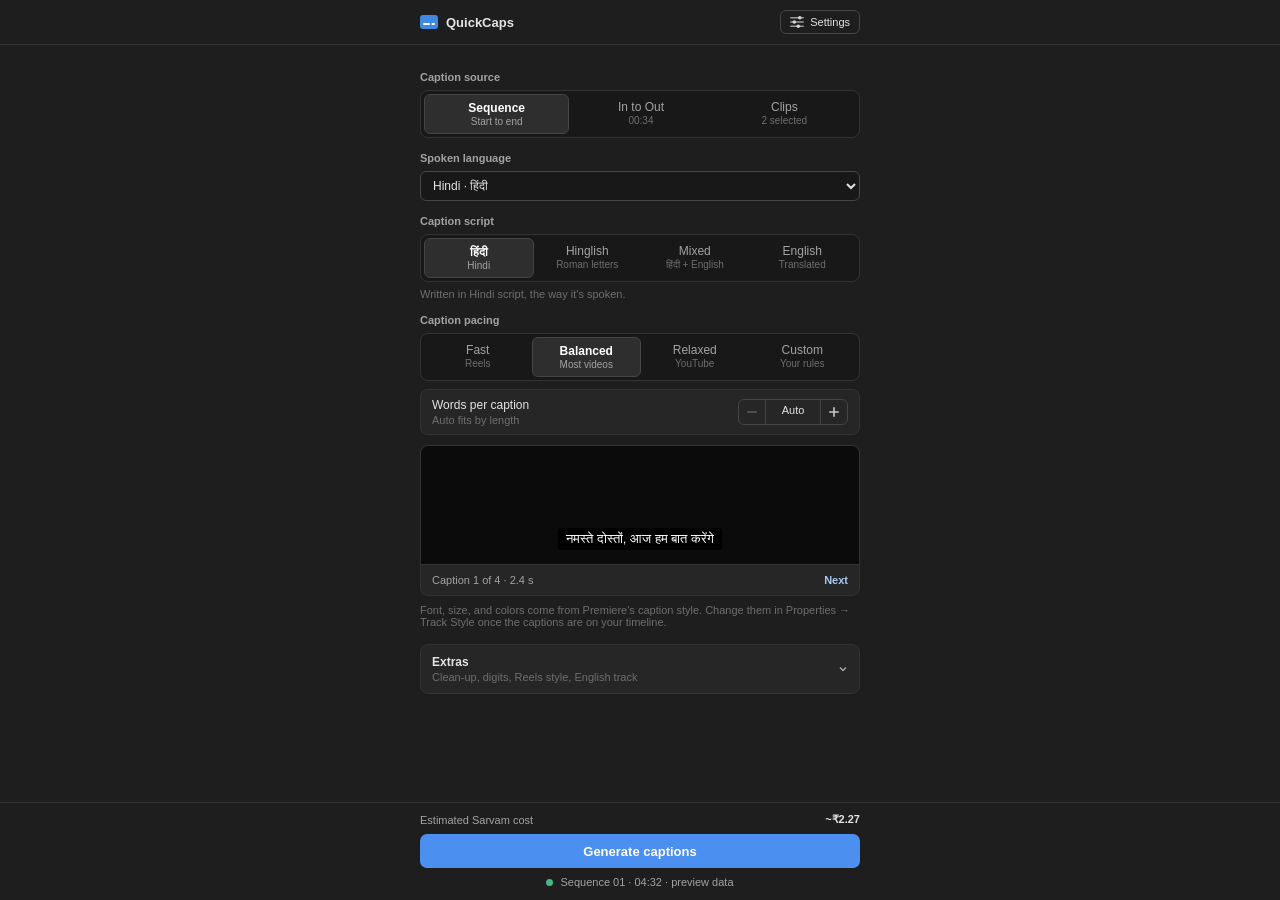
<file: core/ui/index.html>
<!DOCTYPE html>
<html lang="en">
<head>
<meta charset="utf-8" />
<title>QuickCaps</title>
<link rel="stylesheet" href="styles.css?v=20" />
</head>
<!--
  Built for Premiere's UXP renderer, which is not a full browser: no
  <button> (forced Spectrum styling), no lists, no contenteditable, no CSS
  animation/transform/position. Interactive controls are divs with
  role-like classes, wired up in app.js.

  Layout: fixed header, then each screen = a scrolling body plus an
  optional footer pinned to the bottom (so the main action never scrolls
  out of reach on short screens). Bars span the full panel width; their
  content sits in a centered `.col` capped at a readable width.
-->
<body>
<div id="panel">

  <!-- ============ Header ============ -->
  <div id="topbar">
    <div class="col bar">
      <div id="btn-back" class="icon-btn hidden" tabindex="0" title="Back">
        <svg width="14" height="12" viewBox="0 0 14 12">
          <path d="M0.6 6 L5.6 1 L7 2.4 L4.4 5 L13.4 5 L13.4 7 L4.4 7 L7 9.6 L5.6 11 Z" fill="#c8c8c8" />
        </svg>
      </div>
      <div id="brand">
        <svg class="brand-mark" width="18" height="14" viewBox="0 0 18 14">
          <rect x="0" y="0" width="18" height="14" rx="3" fill="#3f8ae0" />
          <rect x="3" y="8" width="7" height="2" rx="1" fill="#ffffff" />
          <rect x="11.5" y="8" width="3.5" height="2" rx="1" fill="#ffffff" />
        </svg>
        <span id="title">QuickCaps</span>
      </div>
      <div id="btn-settings" class="ghost-btn" tabindex="0" title="Settings">
        <svg width="14" height="12" viewBox="0 0 14 12">
          <rect x="0" y="1" width="14" height="1.6" rx="0.8" fill="#9a9a9a" />
          <rect x="0" y="5.2" width="14" height="1.6" rx="0.8" fill="#9a9a9a" />
          <rect x="0" y="9.4" width="14" height="1.6" rx="0.8" fill="#9a9a9a" />
          <rect x="8" y="0" width="3.6" height="3.6" rx="1.8" fill="#d6d6d6" />
          <rect x="2.5" y="4.2" width="3.6" height="3.6" rx="1.8" fill="#d6d6d6" />
          <rect x="6.5" y="8.4" width="3.6" height="3.6" rx="1.8" fill="#d6d6d6" />
        </svg>
        <span class="ghost-label">Settings</span>
      </div>
    </div>
  </div>

  <!-- In-flow notices replace toasts (UXP has no positioned overlays). -->
  <div id="notice" class="hidden">
    <div class="notice-dot"></div>
    <div id="notice-body">
      <div id="notice-text"></div>
      <div id="notice-detail" class="hidden"></div>
      <div id="notice-action" class="link-btn hidden" tabindex="0"></div>
    </div>
    <div id="notice-close" class="icon-btn small" tabindex="0" title="Dismiss">
      <svg width="10" height="10" viewBox="0 0 10 10">
        <path d="M0.5 1.9 L1.9 0.5 L5 3.6 L8.1 0.5 L9.5 1.9 L6.4 5 L9.5 8.1 L8.1 9.5 L5 6.4 L1.9 9.5 L0.5 8.1 L3.6 5 Z" fill="#a3a3a3" />
      </svg>
    </div>
  </div>

  <!-- ============ Screen: Main ============ -->
  <div id="screen-main" class="screen">
    <div class="screen-scroll">
      <div class="col">
        <!-- A newer QuickCaps is on GitHub (checked at most once a day). -->
        <div id="update-card" class="hidden">
          <div class="resume-text">
            <div id="update-title" class="resume-title"></div>
            <div class="choice-sub">Download it, then install it the same way as before.</div>
          </div>
          <div id="btn-update" class="link-btn" tabindex="0">Download</div>
          <div id="btn-update-later" class="link-btn muted" tabindex="0">Later</div>
        </div>

        <!-- Shown when an unfinished review was saved (survives closing Premiere). -->
        <div id="resume-card" class="hidden">
          <div class="resume-text">
            <div class="resume-title">Continue editing</div>
            <div id="resume-sub" class="choice-sub"></div>
          </div>
          <div id="btn-resume" class="link-btn" tabindex="0">Open</div>
          <div id="btn-discard" class="link-btn muted" tabindex="0">Discard</div>
        </div>

        <div class="section-label">Caption source</div>
        <div class="seg" id="seg-scope">
          <div class="seg-item" data-val="sequence" tabindex="0">
            <div class="seg-title">Sequence</div>
            <div class="seg-sub">Start to end</div>
          </div>
          <div class="seg-item" data-val="inout" tabindex="0">
            <div class="seg-title">In to Out</div>
            <div class="seg-sub" id="inout-note">Your marks</div>
          </div>
          <div class="seg-item" data-val="clips" tabindex="0">
            <div class="seg-title">Clips</div>
            <div class="seg-sub" id="clips-note">Select first</div>
          </div>
        </div>

        <!-- Options are listed here (not built in JS) because UXP's select
             is unreliable with options added later. Keep in step with
             core/langs.js; tests/core.test.js checks they match. -->
        <div class="section-label">Spoken language</div>
        <select id="inp-language">
          <option value="unknown">Detect automatically</option>
          <option value="" disabled="disabled">──────────</option>
          <option value="hi-IN">Hindi · हिंदी</option>
          <option value="mr-IN">Marathi · मराठी</option>
          <option value="bn-IN">Bengali · বাংলা</option>
          <option value="gu-IN">Gujarati · ગુજરાતી</option>
          <option value="ta-IN">Tamil · தமிழ்</option>
          <option value="te-IN">Telugu · తెలుగు</option>
          <option value="kn-IN">Kannada · ಕನ್ನಡ</option>
          <option value="ml-IN">Malayalam · മലയാളം</option>
          <option value="pa-IN">Punjabi · ਪੰਜਾਬੀ</option>
          <option value="od-IN">Odia · ଓଡ଼ିଆ</option>
          <option value="en-IN">English</option>
          <option value="" disabled="disabled">── More languages ──</option>
          <option value="as-IN">Assamese · অসমীয়া</option>
          <option value="ur-IN">Urdu · اردو</option>
          <option value="ne-IN">Nepali · नेपाली</option>
          <option value="kok-IN">Konkani · कोंकणी</option>
          <option value="ks-IN">Kashmiri · کٲشُر</option>
          <option value="sd-IN">Sindhi · سنڌي</option>
          <option value="sa-IN">Sanskrit · संस्कृतम्</option>
          <option value="sat-IN">Santali · ᱥᱟᱱᱛᱟᱲᱤ</option>
          <option value="mni-IN">Manipuri · মৈতৈলোন্</option>
          <option value="brx-IN">Bodo · बड़ो</option>
          <option value="mai-IN">Maithili · मैथिली</option>
          <option value="doi-IN">Dogri · डोगरी</option>
        </select>

        <div class="section-label">Caption script</div>
        <!-- Titles and subtitles are filled in per language by app.js. -->
        <div class="seg" id="seg-script">
          <div class="seg-item" data-val="hi" tabindex="0">
            <div class="seg-title">&#2361;&#2367;&#2306;&#2342;&#2368;</div>
            <div class="seg-sub">Hindi</div>
          </div>
          <div class="seg-item" data-val="rom" tabindex="0">
            <div class="seg-title">Hinglish</div>
            <div class="seg-sub">Roman letters</div>
          </div>
          <div class="seg-item" data-val="mix" tabindex="0">
            <div class="seg-title">Mixed</div>
            <div class="seg-sub">हिंदी + English</div>
          </div>
          <div class="seg-item" data-val="en" tabindex="0">
            <div class="seg-title">English</div>
            <div class="seg-sub">Translated</div>
          </div>
        </div>
        <div id="script-hint" class="footnote tight"></div>

        <div class="section-label">Caption pacing</div>
        <div class="seg" id="seg-pace">
          <div class="seg-item" data-val="fast" tabindex="0">
            <div class="seg-title">Fast</div>
            <div class="seg-sub">Reels</div>
          </div>
          <div class="seg-item" data-val="balanced" tabindex="0">
            <div class="seg-title">Balanced</div>
            <div class="seg-sub">Most videos</div>
          </div>
          <div class="seg-item" data-val="relaxed" tabindex="0">
            <div class="seg-title">Relaxed</div>
            <div class="seg-sub">YouTube</div>
          </div>
          <div class="seg-item" data-val="custom" tabindex="0">
            <div class="seg-title">Custom</div>
            <div class="seg-sub">Your rules</div>
          </div>
        </div>

        <div id="custom-panel" class="hidden">
          <div class="field-row">
            <div class="field-row-label">Lines per caption</div>
            <div class="seg seg-sm" id="seg-lines">
              <div class="seg-item" data-val="1" tabindex="0"><div class="seg-title">1</div></div>
              <div class="seg-item" data-val="2" tabindex="0"><div class="seg-title">2</div></div>
            </div>
          </div>
          <div class="field-row">
            <div class="field-row-label">Characters per line</div>
            <input type="number" id="opt-maxchars" class="num-input" min="12" max="64" step="1" />
          </div>
          <div class="field-row">
            <div class="field-row-label">Max seconds on screen</div>
            <input type="number" id="opt-maxdur" class="num-input" min="1" max="10" step="1" />
          </div>
        </div>

        <div id="words-row">
          <div class="words-text">
            <div class="extra-name">Words per caption</div>
            <div id="words-sub" class="extra-sub">Auto fits by length</div>
          </div>
          <div class="stepper">
            <div id="words-minus" class="step-btn" tabindex="0" title="Fewer words">
              <svg width="10" height="10" viewBox="0 0 10 10"><rect x="0" y="4.2" width="10" height="1.6" rx="0.8" fill="#c8c8c8" /></svg>
            </div>
            <div id="words-val">Auto</div>
            <div id="words-plus" class="step-btn" tabindex="0" title="More words">
              <svg width="10" height="10" viewBox="0 0 10 10"><rect x="0" y="4.2" width="10" height="1.6" rx="0.8" fill="#c8c8c8" /><rect x="4.2" y="0" width="1.6" height="10" rx="0.8" fill="#c8c8c8" /></svg>
            </div>
          </div>
        </div>

        <!-- Live preview: how a caption breaks with the current pacing/script. -->
        <div id="preview-card">
          <div id="preview-frame">
            <div id="preview-spacer"></div>
            <div id="preview-caption"></div>
          </div>
          <div id="preview-meta">
            <div id="preview-info"></div>
            <div id="preview-next" class="link-btn" tabindex="0" title="Show the next caption">Next</div>
          </div>
        </div>
        <div class="footnote">Font, size, and colors come from Premiere's caption style. Change them in Properties → Track Style once the captions are on your timeline.</div>

        <!-- Extras fold into one row that says what's on; opens in place. -->
        <div id="extras-box">
          <div id="extras-head" tabindex="0">
            <div class="extras-text">
              <div class="extras-title-row"><div class="extras-title">Extras</div><div id="extras-count" class="count hidden"></div></div>
              <div id="extras-summary" class="extra-sub"></div>
            </div>
            <svg id="extras-chev" width="10" height="10" viewBox="0 0 10 10">
              <path id="extras-chev-path" d="M2 3.5 L5 6.5 L8 3.5" stroke="#a3a3a3" stroke-width="1.5" fill="none" />
            </svg>
          </div>
          <div id="extras" class="hidden">
            <div class="extra" data-k="reels" tabindex="0">
              <div class="switch"><div class="knob"></div></div>
              <div class="extra-text">
                <div class="extra-head"><div class="extra-name">Reels style</div><div class="badge free">Free</div></div>
                <div class="extra-sub">No full stops at the end of captions</div>
                <div id="opt-caps" class="check subopt" tabindex="0">
                  <div class="check-box"><div class="check-tick"></div></div>
                  <div class="check-label">ALL CAPS (Roman and English text)</div>
                </div>
              </div>
            </div>
            <div class="extra" data-k="fillers" tabindex="0">
              <div class="switch"><div class="knob"></div></div>
              <div class="extra-text">
                <div class="extra-head"><div class="extra-name">Clean up fillers</div><div class="badge free">Free</div></div>
                <div class="extra-sub">Removes umm, uh, hmm, अं</div>
              </div>
            </div>
            <div class="extra" data-k="digits" tabindex="0">
              <div class="switch"><div class="knob"></div></div>
              <div class="extra-text">
                <div class="extra-head"><div class="extra-name">Numbers as digits</div><div class="badge free">Free</div></div>
                <div id="digits-sub" class="extra-sub"></div>
              </div>
            </div>
            <div class="extra" data-k="bleep" tabindex="0">
              <div class="switch"><div class="knob"></div></div>
              <div class="extra-text">
                <div class="extra-head"><div class="extra-name">Bleep bad words</div><div class="badge free">Free</div></div>
                <div class="extra-sub">Shows them as ****</div>
              </div>
            </div>
            <div class="extra" data-k="bilingual" tabindex="0">
              <div class="switch"><div class="knob"></div></div>
              <div class="extra-text">
                <div class="extra-head"><div class="extra-name">Add English track</div><div class="badge double">2× cost</div></div>
                <div class="extra-sub">A second caption track with English subtitles</div>
              </div>
            </div>
          </div>
        </div>
      </div>
    </div>

    <div class="screen-footer">
      <div class="col">
        <div id="cost-row">
          <div class="cost-label">Estimated Sarvam cost</div>
          <div id="cost-val"></div>
          <div id="cost-x2" class="hidden">(2× · English track)</div>
        </div>
        <div id="btn-generate" class="primary-btn" tabindex="0">Generate captions</div>
        <div id="seq-info">
          <div id="seq-dot" class="status-dot"></div>
          <div id="seq-text">Looking for a sequence…</div>
        </div>
      </div>
    </div>
  </div>

  <!-- ============ Screen: Progress ============ -->
  <div id="screen-progress" class="screen hidden">
    <div class="screen-scroll">
      <div class="col">
        <div id="steps">
          <div class="step" data-step="export">
            <div class="step-mark"><div class="step-inner"></div></div>
            <div class="step-label">Export audio from Premiere</div>
            <div class="step-meta"></div>
          </div>
          <div class="step" data-step="transcribe">
            <div class="step-mark"><div class="step-inner"></div></div>
            <div class="step-label">Transcribe with Sarvam</div>
            <div class="step-meta"></div>
          </div>
          <div class="step hidden" data-step="translate">
            <div class="step-mark"><div class="step-inner"></div></div>
            <div class="step-label">Translate to English</div>
            <div class="step-meta"></div>
          </div>
          <div class="step" data-step="build">
            <div class="step-mark"><div class="step-inner"></div></div>
            <div class="step-label">Build captions</div>
            <div class="step-meta"></div>
          </div>
        </div>
        <div id="pbar-track"><div id="pbar-fill"></div></div>
        <div id="progress-note" class="footnote"></div>
        <div id="btn-cancel" class="secondary-btn" tabindex="0">Cancel</div>
      </div>
    </div>
  </div>

  <!-- ============ Screen: Review ============ -->
  <div id="screen-review" class="screen hidden">
    <div class="screen-scroll">
      <div class="col">
        <div class="seg hidden" id="seg-track">
          <div class="seg-item" data-val="main" tabindex="0"><div class="seg-title" id="track-main-title">हिंदी track</div><div class="seg-sub" id="track-main-sub"></div></div>
          <div class="seg-item" data-val="en" tabindex="0"><div class="seg-title">English track</div><div class="seg-sub" id="track-en-sub"></div></div>
        </div>
        <div id="review-head">
          <div id="review-count"></div>
        </div>
        <div class="footnote review-hint">Timecodes match your sequence. Click any caption to edit it; hover a row to split, merge, or delete.</div>
        <div id="find-bar">
          <div class="find-row">
            <input type="text" id="inp-find" placeholder="Find" />
            <div id="find-count" class="footnote"></div>
          </div>
          <div class="find-row">
            <input type="text" id="inp-replace" placeholder="Replace with" />
            <div id="btn-replace-all" class="secondary-btn small" tabindex="0">Replace all</div>
          </div>
          <div id="find-whole" class="check active" tabindex="0" title="Don't match inside longer words, e.g. का inside काम">
            <div class="check-box"><div class="check-tick"></div></div>
            <div class="check-label">Whole words only</div>
          </div>
        </div>
        <div id="cue-list"></div>
      </div>
    </div>
    <div class="screen-footer">
      <div class="col">
        <div id="review-actions">
          <div id="btn-place" class="primary-btn" tabindex="0">Add to project</div>
          <div id="btn-save" class="secondary-btn" tabindex="0" title="Save captions or a transcript">Save ▾</div>
        </div>
        <div id="save-menu" class="hidden">
          <div class="menu-item" id="save-srt" tabindex="0"><div class="menu-label">Captions (.srt)</div><div class="menu-hint" id="save-srt-hint"></div></div>
          <div class="menu-item hidden" id="save-srt-en" tabindex="0"><div class="menu-label">English captions (.srt)</div><div class="menu-hint">English</div></div>
          <div class="menu-item" id="save-txt" tabindex="0"><div class="menu-label">Transcript (.txt)</div><div class="menu-hint">for a YouTube description</div></div>
        </div>
      </div>
    </div>
  </div>

  <!-- ============ Screen: Settings ============ -->
  <div id="screen-settings" class="screen hidden">
    <div class="screen-scroll">
      <div class="col">
        <div class="group">
          <div class="group-title">Sarvam account</div>

          <!-- No key yet, or replacing it: paste (or Enter, or Save) checks and saves. -->
          <div id="key-entry">
            <div class="group-sub">QuickCaps turns speech into text with your own Sarvam account. Get a key at <span id="link-dashboard" class="link-btn inline" tabindex="0">dashboard.sarvam.ai</span>; new accounts get ₹100 free.</div>
            <div id="key-row">
              <input type="text" id="inp-key" placeholder="Paste your API key" autocomplete="off" spellcheck="false" />
              <div id="btn-key-save" class="primary-btn small" tabindex="0">Save key</div>
            </div>
            <div id="key-msg" class="footnote">Paste it and QuickCaps checks and saves it straight away.</div>
            <div id="btn-key-cancel" class="link-btn muted hidden" tabindex="0">Keep the saved key</div>
          </div>

          <!-- Saved key: never shown again, only its last four characters. -->
          <div id="key-ok" class="hidden">
            <div id="key-card">
              <svg class="key-icon" width="16" height="16" viewBox="0 0 16 16">
                <rect x="0" y="0" width="16" height="16" rx="8" fill="#46b886" />
                <path d="M4.3 8.4 L5.5 7.2 L7 8.7 L10.5 5.2 L11.7 6.4 L7 11.1 Z" fill="#ffffff" />
              </svg>
              <div class="key-text">
                <div id="key-title" class="key-title">Connected</div>
                <div id="key-tail" class="key-sub"></div>
              </div>
              <div id="btn-key-change" class="link-btn" tabindex="0">Change</div>
              <div id="btn-key-remove" class="link-btn muted" tabindex="0">Remove</div>
            </div>
            <div id="usage-row">
              <div class="usage-label">This month</div>
              <div id="usage-val">0 min · ~₹0</div>
              <div id="link-billing" class="link-btn" tabindex="0" title="Exact billing is in your Sarvam dashboard">Billing</div>
            </div>
          </div>
        </div>

        <div class="group">
          <div class="group-title">Transcription</div>
          <div class="section-label first">Model</div>
          <select id="inp-model">
            <option value="saaras:v4">Saaras v4 · latest, recommended</option>
            <option value="saaras:v3">Saaras v3</option>
          </select>

          <div class="section-label-row">
            <div class="section-label">Names and words</div>
            <div id="keyterms-count" class="footnote"></div>
          </div>
          <textarea id="inp-keyterms" placeholder="One per line, e.g.&#10;QuickCaps&#10;Ashish&#10;Bengaluru"></textarea>
          <div id="keyterms-note" class="footnote"></div>
        </div>

        <div class="group last">
          <div id="about-row">
            <div class="about-text">
              <div class="group-title">Made by Ashish</div>
              <div class="group-sub tight">Found a bug, or want a feature? Tell me on X.</div>
            </div>
            <div id="btn-x" class="secondary-btn small" tabindex="0" title="Opens x.com/feat_ashish">
              <svg width="12" height="12" viewBox="0 0 24 24">
                <path d="M18.244 2.25 L21.552 2.25 L14.325 10.51 L22.827 21.75 L16.17 21.75 L10.956 14.933 L4.99 21.75 L1.68 21.75 L9.41 12.915 L1.254 2.25 L8.08 2.25 L12.793 8.481 Z M17.083 19.77 L18.916 19.77 L7.084 4.126 L5.117 4.126 Z" fill="#e4e4e4" />
              </svg>
              <span class="x-label">@feat_ashish</span>
            </div>
          </div>
          <div id="version-line" class="footnote"></div>
        </div>
      </div>
    </div>
  </div>

</div>

<script src="../srt.js?v=20"></script>
<script src="../cues.js?v=20"></script>
<script src="../sarvam.js?v=20"></script>
<script src="../langs.js?v=20"></script>
<script src="../numbers.js?v=20"></script>
<script src="../updates.js?v=20"></script>
<script src="../styles.js?v=20"></script>
<script src="../polish.js?v=20"></script>
<script src="../settings.js?v=20"></script>
<script src="adapter.js?v=20"></script>
<script src="app.js?v=20"></script>
</body>
</html>
</file>
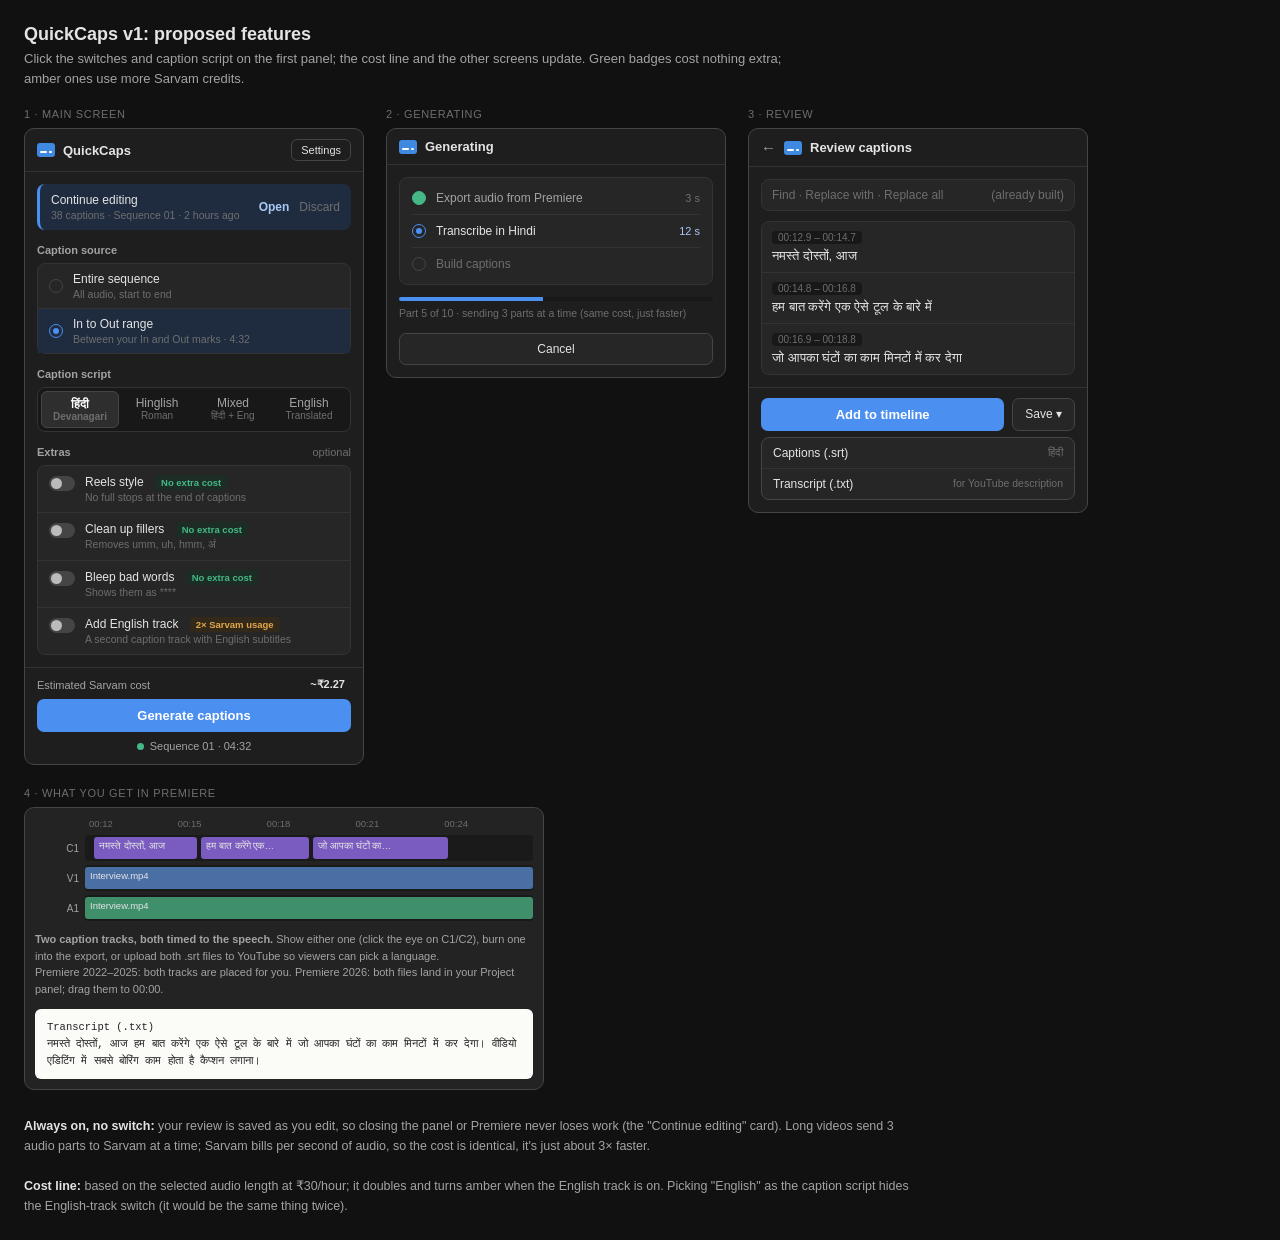
<file: prototype/v1-features.html>
<!DOCTYPE html>
<html lang="en">
<head>
<meta charset="utf-8" />
<title>QuickCaps v1 — feature prototype</title>
<!--
  Design prototype only (not loaded by the plugin). Shows the proposed v1
  features across four panel states so the design can be approved before
  it's built. Same visual language as core/ui/styles.css.
-->
<style>
  :root {
    --bg: #1e1e1e; --surface: #262626; --surface-hover: #2e2e2e; --inset: #181818;
    --line: #333333; --line-strong: #454545;
    --text: #e4e4e4; --text-2: #a3a3a3; --text-3: #6e6e6e;
    --accent: #4b8ff0; --accent-tint: #1f2c40; --accent-text: #a9c8f5;
    --success: #46b886; --success-tint: #1b2d25;
    --warning: #e3a74a; --warning-tint: #33291a;
  }
  * { box-sizing: border-box; margin: 0; padding: 0; }
  body { background: #111; color: var(--text); font-family: -apple-system, "Segoe UI", "Noto Sans Devanagari", sans-serif; font-size: 12px; padding: 24px; }
  h1 { font-size: 18px; font-weight: 600; margin-bottom: 4px; }
  .lede { color: var(--text-2); font-size: 13px; margin-bottom: 20px; max-width: 760px; line-height: 1.5; }
  .board { display: flex; flex-wrap: wrap; gap: 22px; align-items: flex-start; }
  .frame { width: 340px; }
  .frame-label { font-size: 11px; color: var(--text-3); margin-bottom: 8px; text-transform: uppercase; letter-spacing: .06em; }
  .panel { background: var(--bg); border: 1px solid var(--line-strong); border-radius: 10px; overflow: hidden; display: flex; flex-direction: column; }
  .bar { display: flex; align-items: center; padding: 10px 12px; border-bottom: 1px solid var(--line); }
  .bar .title { font-size: 13px; font-weight: 600; flex: 1; display: flex; align-items: center; }
  .mark { width: 18px; height: 14px; border-radius: 3px; background: #3f8ae0; margin-right: 8px; position: relative; }
  .mark::before { content: ""; position: absolute; left: 3px; top: 8px; width: 7px; height: 2px; background: #fff; border-radius: 1px; }
  .mark::after { content: ""; position: absolute; left: 11.5px; top: 8px; width: 3.5px; height: 2px; background: #fff; border-radius: 1px; }
  .ghost { border: 1px solid var(--line-strong); border-radius: 6px; padding: 4px 9px; font-size: 11px; }
  .back { font-size: 15px; color: var(--text-2); margin-right: 8px; }
  .body { padding: 12px; }
  .label { font-size: 11px; font-weight: 600; color: var(--text-2); margin: 14px 0 7px; display: flex; align-items: center; }
  .label:first-child { margin-top: 2px; }
  .label .aside { margin-left: auto; font-weight: 400; color: var(--text-3); }
  .card { border: 1px solid var(--line); border-radius: 8px; background: var(--surface); }
  .seg { display: flex; padding: 3px; border-radius: 8px; background: var(--inset); border: 1px solid var(--line); }
  .seg div { flex: 1; text-align: center; padding: 5px 2px; border-radius: 6px; color: var(--text-2); cursor: pointer; }
  .seg div small { display: block; font-size: 10px; color: var(--text-3); }
  .seg .on { background: var(--surface-hover); border: 1px solid var(--line-strong); color: #fff; font-weight: 600; }
  .choice { display: flex; align-items: center; padding: 8px 11px; border-bottom: 1px solid var(--line); }
  .choice:last-child { border-bottom: 0; }
  .choice.on { background: var(--accent-tint); }
  .radio { width: 14px; height: 14px; border-radius: 7px; border: 1.5px solid var(--line-strong); margin-right: 10px; display: flex; align-items: center; justify-content: center; }
  .choice.on .radio { border-color: var(--accent); }
  .choice.on .radio::after { content: ""; width: 6px; height: 6px; border-radius: 3px; background: var(--accent); }
  .sub { font-size: 10.5px; color: var(--text-3); margin-top: 2px; }

  /* Extras: toggle rows with a cost badge on each */
  .extra { display: flex; align-items: flex-start; padding: 9px 11px; border-bottom: 1px solid var(--line); cursor: pointer; }
  .extra:last-child { border-bottom: 0; }
  .extra.disabled { opacity: .45; cursor: default; }
  .switch { width: 26px; height: 15px; border-radius: 8px; background: var(--line-strong); margin: 1px 10px 0 0; flex-shrink: 0; position: relative; }
  .switch::after { content: ""; position: absolute; left: 2px; top: 2px; width: 11px; height: 11px; border-radius: 6px; background: #bbb; }
  .extra.on .switch { background: var(--accent); }
  .extra.on .switch::after { left: 13px; background: #fff; }
  .extra .txt { flex: 1; }
  .extra .name { font-size: 12px; }
  .badge { font-size: 9.5px; font-weight: 600; padding: 2px 6px; border-radius: 4px; white-space: nowrap; margin-left: 8px; }
  .free { background: var(--success-tint); color: var(--success); }
  .double { background: var(--warning-tint); color: var(--warning); }
  .subopt { display: none; margin-top: 7px; font-size: 11px; color: var(--text-2); align-items: center; }
  .extra.on .subopt { display: flex; }
  .box { width: 12px; height: 12px; border-radius: 3px; border: 1.5px solid var(--line-strong); margin-right: 6px; }
  .box.on { background: var(--accent); border-color: var(--accent); }

  .resume { display: flex; align-items: center; padding: 9px 11px; border-radius: 8px; border-left: 3px solid var(--accent); background: var(--accent-tint); margin-bottom: 4px; }
  .resume .txt { flex: 1; }
  .link { color: var(--accent-text); font-weight: 600; margin-left: 10px; cursor: pointer; }
  .muted-link { color: var(--text-3); margin-left: 10px; cursor: pointer; }

  .foot { border-top: 1px solid var(--line); padding: 10px 12px 12px; }
  .cost { display: flex; align-items: center; font-size: 11px; color: var(--text-2); margin-bottom: 8px; }
  .cost b { color: var(--text); margin-left: auto; }
  .cost .x2 { color: var(--warning); margin-left: 6px; font-weight: 600; }
  .primary { background: var(--accent); color: #fff; font-weight: 600; font-size: 13px; text-align: center; padding: 9px; border-radius: 7px; }
  .secondary { border: 1px solid var(--line-strong); background: var(--surface); text-align: center; padding: 8px 12px; border-radius: 7px; }
  .status { text-align: center; font-size: 11px; color: var(--text-2); margin-top: 8px; }
  .status::before { content: ""; display: inline-block; width: 7px; height: 7px; border-radius: 4px; background: var(--success); margin-right: 6px; }

  .step { display: flex; align-items: center; padding: 9px 0; border-bottom: 1px solid var(--line); }
  .step:last-child { border-bottom: 0; }
  .dot { width: 14px; height: 14px; border-radius: 7px; border: 1.5px solid var(--line-strong); margin-right: 10px; display: flex; align-items: center; justify-content: center; }
  .done .dot { background: var(--success); border-color: var(--success); }
  .active .dot { border-color: var(--accent); }
  .active .dot::after { content: ""; width: 6px; height: 6px; border-radius: 3px; background: var(--accent); }
  .step .meta { margin-left: auto; font-size: 11px; color: var(--text-3); }
  .active .meta { color: var(--accent-text); }
  .done .name, .pending .name { color: var(--text-2); }
  .pending .name { color: var(--text-3); }
  .pbar { height: 4px; border-radius: 2px; background: var(--inset); margin: 12px 0 6px; overflow: hidden; }
  .pbar div { height: 4px; width: 46%; background: var(--accent); }

  .cue { padding: 8px 10px; border-bottom: 1px solid var(--line); }
  .cue:last-child { border-bottom: 0; }
  .tc { font-size: 10px; color: var(--text-3); background: var(--inset); border-radius: 4px; padding: 1px 6px; display: inline-block; margin-bottom: 4px; }
  .cue .t { font-size: 13px; }
  .menu { margin-top: 6px; border: 1px solid var(--line-strong); border-radius: 8px; background: var(--surface); overflow: hidden; }
  .menu div { padding: 8px 11px; border-bottom: 1px solid var(--line); display: flex; }
  .menu div:last-child { border-bottom: 0; }
  .menu span { margin-left: auto; color: var(--text-3); font-size: 10.5px; }

  /* Mock Premiere timeline for "what you get" */
  .tl { background: #232323; border: 1px solid var(--line-strong); border-radius: 10px; padding: 10px; width: 520px; }
  .ruler { display: flex; font-size: 9.5px; color: var(--text-3); margin: 0 0 6px 54px; }
  .ruler span { flex: 1; }
  .track { display: flex; align-items: center; height: 26px; margin-bottom: 4px; }
  .tname { width: 50px; font-size: 10px; color: var(--text-2); padding-right: 6px; text-align: right; }
  .lane { flex: 1; height: 100%; background: #1a1a1a; border-radius: 3px; position: relative; overflow: hidden; }
  .clip { position: absolute; top: 2px; bottom: 2px; border-radius: 3px; font-size: 9.5px; padding: 3px 5px; white-space: nowrap; overflow: hidden; }
  .video { background: #4a6fa5; left: 0; right: 0; }
  .audio { background: #3e8f6a; left: 0; right: 0; }
  .cap-hi { background: #7a5bbf; }
  .cap-en { background: #b06a3b; }
  .tl-note { font-size: 11px; color: var(--text-2); margin-top: 10px; line-height: 1.5; }
  .txtfile { margin-top: 12px; background: #fbfbf8; color: #222; border-radius: 6px; padding: 10px 12px; font-family: Menlo, monospace; font-size: 10.5px; line-height: 1.6; }
  .notes { margin-top: 26px; max-width: 900px; color: var(--text-2); font-size: 12.5px; line-height: 1.6; }
  .notes b { color: var(--text); }
</style>
</head>
<body>
<h1>QuickCaps v1: proposed features</h1>
<p class="lede">Click the switches and caption script on the first panel; the cost line and the other screens update. Green badges cost nothing extra; amber ones use more Sarvam credits.</p>

<div class="board">

  <!-- 1. MAIN -->
  <div class="frame">
    <div class="frame-label">1 · Main screen</div>
    <div class="panel">
      <div class="bar"><div class="title"><span class="mark"></span>QuickCaps</div><div class="ghost">Settings</div></div>
      <div class="body">
        <div class="resume" id="resume">
          <div class="txt"><div>Continue editing</div><div class="sub">38 captions · Sequence 01 · 2 hours ago</div></div>
          <div class="link">Open</div><div class="muted-link" onclick="document.getElementById('resume').style.display='none'">Discard</div>
        </div>

        <div class="label">Caption source</div>
        <div class="card">
          <div class="choice"><div class="radio"></div><div>Entire sequence<div class="sub">All audio, start to end</div></div></div>
          <div class="choice on"><div class="radio"></div><div>In to Out range<div class="sub">Between your In and Out marks · 4:32</div></div></div>
        </div>

        <div class="label">Caption script</div>
        <div class="seg" id="script">
          <div data-v="hi" class="on">हिंदी<small>Devanagari</small></div>
          <div data-v="rom">Hinglish<small>Roman</small></div>
          <div data-v="mix">Mixed<small>हिंदी + Eng</small></div>
          <div data-v="en">English<small>Translated</small></div>
        </div>

        <div class="label">Extras <span class="aside">optional</span></div>
        <div class="card">
          <div class="extra" data-k="reels">
            <div class="switch"></div>
            <div class="txt">
              <div class="name">Reels style <span class="badge free">No extra cost</span></div>
              <div class="sub">No full stops at the end of captions</div>
              <div class="subopt" data-k="caps"><div class="box"></div>ALL CAPS (Roman and English text)</div>
            </div>
          </div>
          <div class="extra" data-k="fillers">
            <div class="switch"></div>
            <div class="txt"><div class="name">Clean up fillers <span class="badge free">No extra cost</span></div><div class="sub">Removes umm, uh, hmm, अं</div></div>
          </div>
          <div class="extra" data-k="bleep">
            <div class="switch"></div>
            <div class="txt"><div class="name">Bleep bad words <span class="badge free">No extra cost</span></div><div class="sub">Shows them as ****</div></div>
          </div>
          <div class="extra" data-k="bilingual" id="bilingual">
            <div class="switch"></div>
            <div class="txt"><div class="name">Add English track <span class="badge double">2× Sarvam usage</span></div><div class="sub" id="bi-sub">A second caption track with English subtitles</div></div>
          </div>
        </div>
      </div>
      <div class="foot">
        <div class="cost">Estimated Sarvam cost <b id="cost">~₹2.27</b><span class="x2" id="x2"></span></div>
        <div class="primary">Generate captions</div>
        <div class="status">Sequence 01 · 04:32</div>
      </div>
    </div>
  </div>

  <!-- 2. PROGRESS -->
  <div class="frame">
    <div class="frame-label">2 · Generating</div>
    <div class="panel">
      <div class="bar"><div class="title"><span class="mark"></span>Generating</div></div>
      <div class="body">
        <div class="card" style="padding:4px 12px">
          <div class="step done"><div class="dot"></div><div class="name">Export audio from Premiere</div><div class="meta">3 s</div></div>
          <div class="step active"><div class="dot"></div><div class="name" id="p-transcribe">Transcribe in Hindi</div><div class="meta">12 s</div></div>
          <div class="step pending" id="p-translate"><div class="dot"></div><div class="name">Translate to English</div><div class="meta"></div></div>
          <div class="step pending"><div class="dot"></div><div class="name">Build captions</div><div class="meta"></div></div>
        </div>
        <div class="pbar"><div></div></div>
        <div class="sub">Part 5 of 10 · sending 3 parts at a time (same cost, just faster)</div>
        <div class="secondary" style="margin-top:14px">Cancel</div>
      </div>
    </div>
  </div>

  <!-- 3. REVIEW -->
  <div class="frame">
    <div class="frame-label">3 · Review</div>
    <div class="panel">
      <div class="bar"><div class="back">←</div><div class="title"><span class="mark"></span>Review captions</div></div>
      <div class="body">
        <div class="seg" id="tracks" style="margin-bottom:10px">
          <div class="on" data-t="hi">हिंदी track<small>38 captions</small></div>
          <div data-t="en">English track<small>36 captions</small></div>
        </div>
        <div class="card" style="padding:8px 10px;margin-bottom:10px;color:var(--text-3)">Find · Replace with · Replace all <span style="float:right">(already built)</span></div>
        <div class="card" id="cues">
          <div class="cue"><span class="tc">00:12.9 – 00:14.7</span><div class="t">नमस्ते दोस्तों, आज</div></div>
          <div class="cue"><span class="tc">00:14.8 – 00:16.8</span><div class="t">हम बात करेंगे एक ऐसे टूल के बारे में</div></div>
          <div class="cue"><span class="tc">00:16.9 – 00:18.8</span><div class="t">जो आपका घंटों का काम मिनटों में कर देगा</div></div>
        </div>
      </div>
      <div class="foot">
        <div style="display:flex;gap:8px"><div class="primary" style="flex:1">Add to timeline</div><div class="secondary" id="save">Save ▾</div></div>
        <div class="menu" id="menu">
          <div>Captions (.srt) <span>हिंदी</span></div>
          <div id="menu-en">English captions (.srt) <span>English</span></div>
          <div>Transcript (.txt) <span>for YouTube description</span></div>
        </div>
      </div>
    </div>
  </div>

  <!-- 4. RESULT -->
  <div class="frame" style="width:540px">
    <div class="frame-label">4 · What you get in Premiere</div>
    <div class="tl">
      <div class="ruler"><span>00:12</span><span>00:15</span><span>00:18</span><span>00:21</span><span>00:24</span></div>
      <div class="track"><div class="tname">C2</div><div class="lane" id="lane-en">
        <div class="clip cap-en" style="left:2%;width:23%">Hello friends, today</div>
        <div class="clip cap-en" style="left:26%;width:24%">we'll talk about a tool</div>
        <div class="clip cap-en" style="left:51%;width:30%">that turns hours into minutes</div>
      </div></div>
      <div class="track"><div class="tname">C1</div><div class="lane">
        <div class="clip cap-hi" style="left:2%;width:23%">नमस्ते दोस्तों, आज</div>
        <div class="clip cap-hi" style="left:26%;width:24%">हम बात करेंगे एक…</div>
        <div class="clip cap-hi" style="left:51%;width:30%">जो आपका घंटों का…</div>
      </div></div>
      <div class="track"><div class="tname">V1</div><div class="lane"><div class="clip video">Interview.mp4</div></div></div>
      <div class="track"><div class="tname">A1</div><div class="lane"><div class="clip audio">Interview.mp4</div></div></div>
      <div class="tl-note" id="tl-note">
        <b>Two caption tracks, both timed to the speech.</b> Show either one (click the eye on C1/C2), burn one into the export, or
        upload both .srt files to YouTube so viewers can pick a language.<br />
        Premiere 2022–2025: both tracks are placed for you. Premiere 2026: both files land in your Project panel; drag them to 00:00.
      </div>
      <div class="txtfile">
        Transcript (.txt)<br />
        नमस्ते दोस्तों, आज हम बात करेंगे एक ऐसे टूल के बारे में जो आपका घंटों का काम मिनटों में कर देगा। वीडियो एडिटिंग में सबसे बोरिंग काम होता है कैप्शन लगाना।
      </div>
    </div>
  </div>
</div>

<div class="notes">
  <b>Always on, no switch:</b> your review is saved as you edit, so closing the panel or Premiere never loses work (the "Continue editing" card).
  Long videos send 3 audio parts to Sarvam at a time; Sarvam bills per second of audio, so the cost is identical, it's just about 3× faster.<br /><br />
  <b>Cost line:</b> based on the selected audio length at ₹30/hour; it doubles and turns amber when the English track is on.
  Picking "English" as the caption script hides the English-track switch (it would be the same thing twice).
</div>

<script>
  const state = { script: "hi", reels: false, caps: false, fillers: false, bleep: false, bilingual: false };
  const AUDIO_SECONDS = 272, RUPEES_PER_HOUR = 30;
  function render() {
    document.querySelectorAll("#script div").forEach(d => d.classList.toggle("on", d.dataset.v === state.script));
    document.querySelectorAll(".extra").forEach(e => e.classList.toggle("on", !!state[e.dataset.k]));
    document.querySelector('.subopt .box').classList.toggle("on", state.caps);
    const biOk = state.script !== "en";
    if (!biOk) state.bilingual = false;
    const bi = document.getElementById("bilingual");
    bi.classList.toggle("disabled", !biOk);
    bi.classList.toggle("on", state.bilingual);
    document.getElementById("bi-sub").textContent = biOk ? "A second caption track with English subtitles" : "Captions are already English";
    const passes = state.bilingual ? 2 : 1;
    document.getElementById("cost").textContent = "~₹" + (AUDIO_SECONDS / 3600 * RUPEES_PER_HOUR * passes).toFixed(2);
    document.getElementById("x2").textContent = state.bilingual ? "(2× · English track)" : "";
    document.getElementById("p-translate").style.display = state.bilingual ? "" : "none";
    document.getElementById("tracks").style.display = state.bilingual ? "" : "none";
    document.getElementById("menu-en").style.display = state.bilingual ? "" : "none";
    document.getElementById("lane-en").parentElement.style.display = state.bilingual ? "" : "none";
    const label = { hi: "Transcribe in Hindi", rom: "Transcribe in Hindi", mix: "Transcribe (Hindi + English words)", en: "Translate to English" };
    document.getElementById("p-transcribe").textContent = label[state.script];
    // Reels style preview on the review list
    document.querySelectorAll("#cues .t").forEach((t, i) => {
      if (!t.dataset.orig) t.dataset.orig = t.textContent;
      let s = t.dataset.orig;
      if (state.reels) s = s.replace(/[।.]\s*$/, "");
      t.textContent = s;
    });
  }
  document.querySelectorAll("#script div").forEach(d => d.onclick = () => { state.script = d.dataset.v; render(); });
  document.querySelectorAll(".extra").forEach(e => e.onclick = (ev) => {
    if (e.classList.contains("disabled")) return;
    if (ev.target.closest(".subopt")) { state.caps = !state.caps; render(); return; }
    state[e.dataset.k] = !state[e.dataset.k]; render();
  });
  document.querySelectorAll("#tracks div").forEach(d => d.onclick = () => {
    document.querySelectorAll("#tracks div").forEach(x => x.classList.toggle("on", x === d));
    const en = d.dataset.t === "en";
    const hi = ["नमस्ते दोस्तों, आज", "हम बात करेंगे एक ऐसे टूल के बारे में", "जो आपका घंटों का काम मिनटों में कर देगा"];
    const eng = ["Hello friends, today", "we'll talk about a tool", "that turns hours of work into minutes"];
    document.querySelectorAll("#cues .t").forEach((t, i) => { t.dataset.orig = (en ? eng : hi)[i]; });
    render();
  });
  render();
</script>
</body>
</html>
</file>
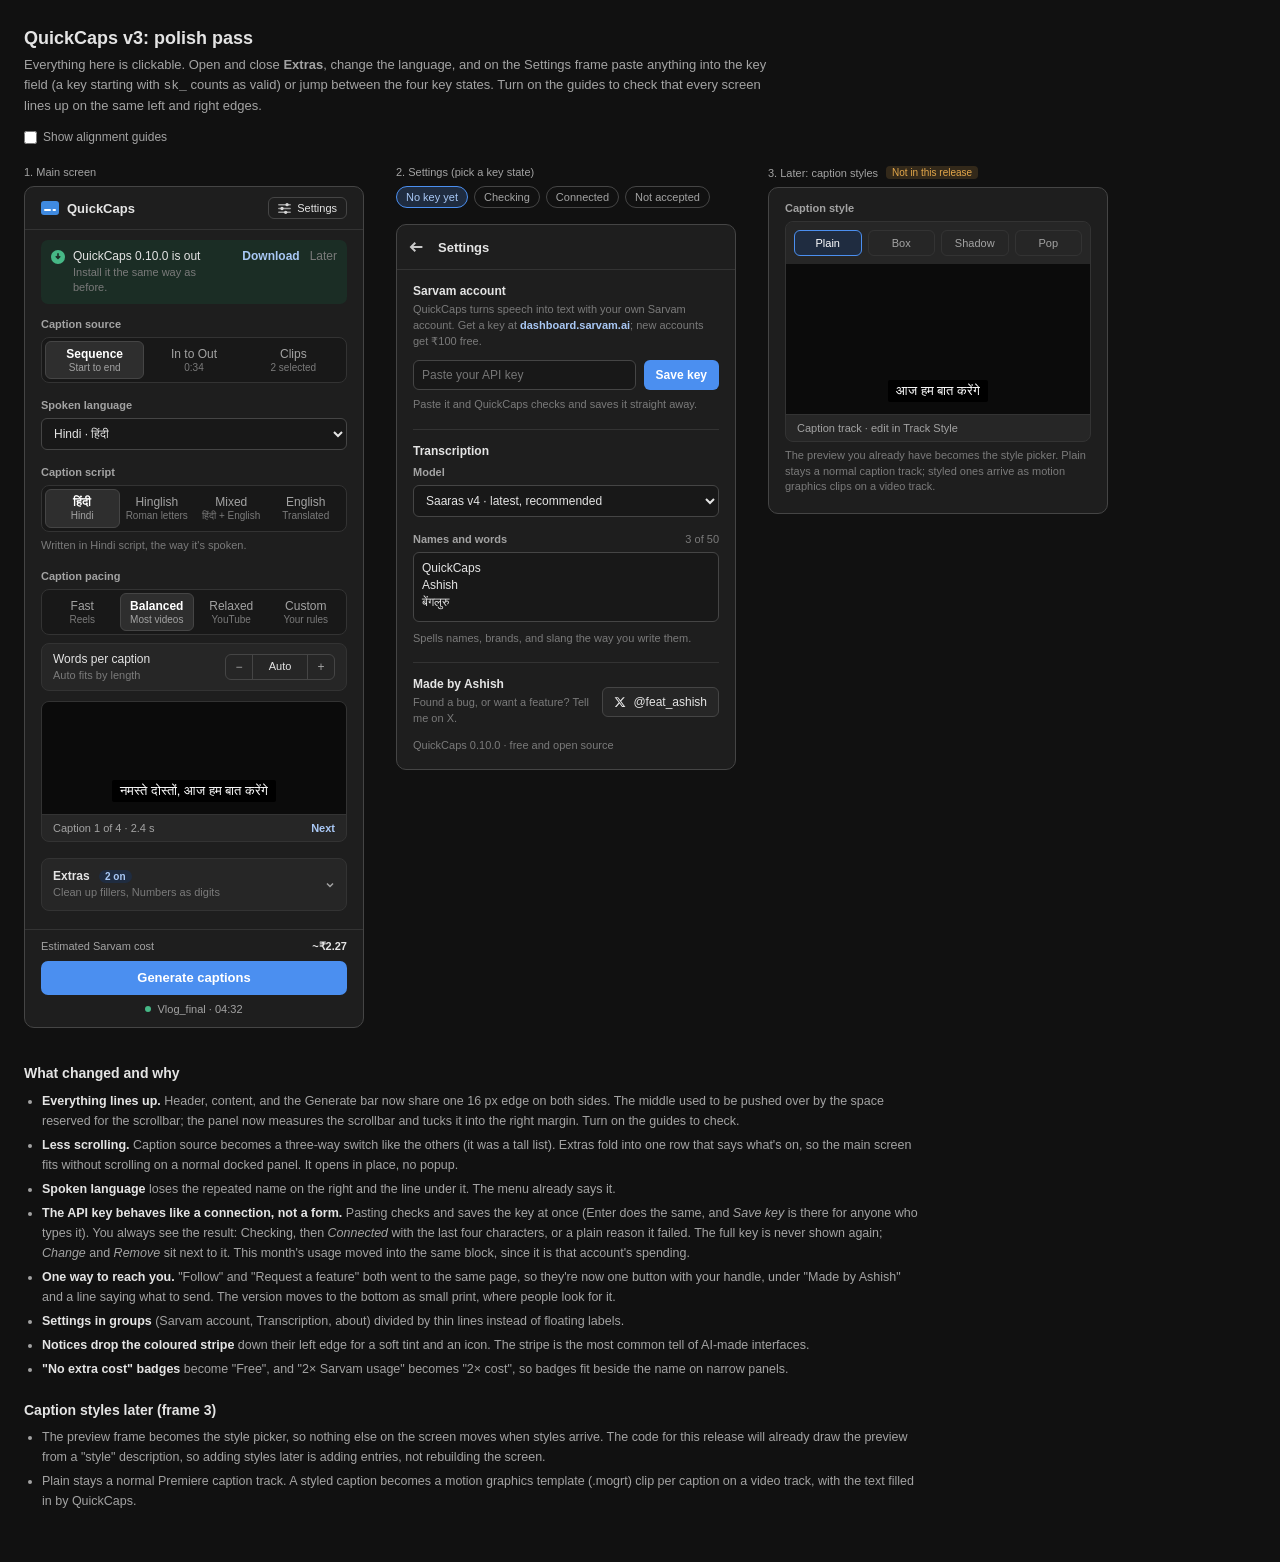
<file: prototype/v3-polish.html>
<!DOCTYPE html>
<html lang="en">
<head>
<meta charset="utf-8" />
<meta name="viewport" content="width=device-width, initial-scale=1" />
<title>QuickCaps v3 polish</title>
<!--
  Design prototype only (not loaded by the plugin). Same tokens as
  core/ui/styles.css, and only CSS that Premiere's UXP renderer supports
  inside the panels (no gap, transform, animation or positioning there;
  the board around the panels is free).
-->
<style>
  :root {
    --bg: #1e1e1e; --surface: #262626; --surface-hover: #2e2e2e; --inset: #181818;
    --line: #333333; --line-strong: #454545;
    --text: #e4e4e4; --text-2: #a3a3a3; --text-3: #7a7a7a;
    --accent: #4b8ff0; --accent-hover: #63a0f5; --accent-tint: #1f2c40; --accent-text: #a9c8f5;
    --success: #46b886; --success-tint: #1b2d25;
    --danger: #e5666a; --danger-tint: #33201f;
    --warning: #e3a74a; --warning-tint: #33291a;
    --gutter: 16px;
  }
  * { box-sizing: border-box; margin: 0; padding: 0; }
  body { background: #111; color: var(--text); font-family: -apple-system, "Segoe UI", "Noto Sans", "Noto Sans Devanagari", sans-serif; font-size: 12px; padding: 28px 24px 48px; }
  h1 { font-size: 18px; font-weight: 600; margin-bottom: 6px; }
  .lede { color: var(--text-2); font-size: 13px; line-height: 1.55; max-width: 760px; margin-bottom: 14px; }
  .toolbar { display: flex; align-items: center; margin-bottom: 22px; font-size: 12px; color: var(--text-2); }
  .toolbar label { display: flex; align-items: center; cursor: pointer; margin-right: 18px; }
  .toolbar input { margin-right: 6px; }
  .board { display: flex; flex-wrap: wrap; gap: 32px; align-items: flex-start; }
  .frame { width: 340px; }
  .frame-label { font-size: 11px; color: var(--text-2); margin-bottom: 8px; display: flex; align-items: center; }
  .frame-label .tag { margin-left: 8px; font-size: 10px; padding: 1px 6px; border-radius: 4px; background: var(--warning-tint); color: var(--warning); }

  /* ---------- Panel ---------- */
  .panel { position: relative; background: var(--bg); border: 1px solid var(--line-strong); border-radius: 10px; overflow: hidden; display: flex; flex-direction: column; }
  .bar { display: flex; align-items: center; padding: 10px var(--gutter); border-bottom: 1px solid var(--line); }
  .brand { display: flex; align-items: center; flex: 1; font-size: 13px; font-weight: 600; }
  .brand svg { margin-right: 8px; }
  .back { display: flex; align-items: center; justify-content: center; width: 24px; height: 24px; margin: 0 6px 0 -5px; border-radius: 6px; cursor: pointer; }
  .back:hover { background: var(--surface-hover); }
  .ghost { display: flex; align-items: center; border: 1px solid var(--line-strong); border-radius: 6px; padding: 4px 9px; font-size: 11px; cursor: pointer; }
  .ghost:hover { background: var(--surface-hover); }
  .ghost svg { margin-right: 6px; }
  .body { padding: 12px var(--gutter) 18px; }
  .foot { border-top: 1px solid var(--line); padding: 10px var(--gutter) 12px; }

  .label { font-size: 11px; font-weight: 600; color: var(--text-2); margin: 16px 0 7px; display: flex; align-items: baseline; }
  .label:first-child { margin-top: 2px; }
  .label .aside { margin-left: auto; font-weight: 400; color: var(--text-3); }
  .hint { font-size: 11px; color: var(--text-3); margin-top: 6px; line-height: 1.4; }

  .seg { display: flex; padding: 3px; border-radius: 8px; background: var(--inset); border: 1px solid var(--line); }
  .seg div { flex: 1; text-align: center; padding: 5px 2px; border-radius: 6px; color: var(--text-2); cursor: pointer; border: 1px solid transparent; font-size: 12px; }
  .seg div:hover { background: var(--surface); }
  .seg div small { display: block; font-size: 10px; color: var(--text-3); margin-top: 1px; }
  .seg .on, .seg .on:hover { background: var(--surface-hover); border-color: var(--line-strong); color: #fff; font-weight: 600; }
  .seg .on small { color: var(--text-2); font-weight: 400; }

  select, input[type=text], textarea { width: 100%; font: inherit; font-size: 12px; color: var(--text); background: var(--inset); border: 1px solid var(--line-strong); border-radius: 6px; padding: 7px 8px; }
  select:focus, input:focus, textarea:focus { outline: none; border-color: var(--accent); }
  textarea { height: 70px; resize: none; line-height: 1.45; }

  .row-card { display: flex; align-items: center; margin-top: 8px; padding: 8px 11px; border: 1px solid var(--line); border-radius: 8px; background: var(--surface); }
  .row-card .txt { flex: 1; min-width: 0; }
  .name { font-size: 12px; color: var(--text); }
  .sub { font-size: 11px; color: var(--text-3); margin-top: 2px; line-height: 1.35; }
  .stepper { display: flex; align-items: center; border: 1px solid var(--line-strong); border-radius: 6px; overflow: hidden; margin-left: 10px; }
  .stepper div { width: 26px; height: 24px; display: flex; align-items: center; justify-content: center; color: var(--text-2); cursor: pointer; }
  .stepper div:hover { background: var(--surface-hover); }
  .stepper span { min-width: 56px; height: 24px; line-height: 23px; text-align: center; font-size: 11px; border-left: 1px solid var(--line-strong); border-right: 1px solid var(--line-strong); }

  .preview { margin-top: 10px; border: 1px solid var(--line); border-radius: 8px; overflow: hidden; background: var(--surface); }
  .screen { background: #0b0b0b; height: 112px; display: flex; align-items: flex-end; justify-content: center; padding: 12px; }
  .cap { background: #000; color: #fff; font-size: 13px; padding: 3px 8px; border-radius: 2px; text-align: center; }
  .preview-foot { display: flex; align-items: center; padding: 7px 11px; border-top: 1px solid var(--line); font-size: 11px; color: var(--text-2); }
  .preview-foot b { margin-left: auto; color: var(--accent-text); font-weight: 600; cursor: pointer; }

  /* Extras: a disclosure row that opens in place. */
  .disclosure { margin-top: 16px; border: 1px solid var(--line); border-radius: 8px; background: var(--surface); overflow: hidden; }
  .disc-head { display: flex; align-items: center; padding: 10px 11px; cursor: pointer; }
  .disc-head:hover { background: var(--surface-hover); }
  .disc-head .txt { flex: 1; min-width: 0; }
  .disc-head .name { font-weight: 600; }
  .count { font-size: 10px; font-weight: 600; padding: 1px 6px; border-radius: 8px; background: var(--accent-tint); color: var(--accent-text); margin-left: 6px; }
  .chev { margin-left: 10px; color: var(--text-2); }
  .disc-body { border-top: 1px solid var(--line); }
  .extra { display: flex; align-items: flex-start; padding: 9px 11px; border-bottom: 1px solid var(--line); cursor: pointer; }
  .extra:last-child { border-bottom: 0; }
  .extra:hover { background: var(--surface-hover); }
  .switch { width: 26px; height: 15px; border-radius: 8px; background: var(--line-strong); margin: 1px 10px 0 0; flex-shrink: 0; display: flex; align-items: center; padding: 0 2px; }
  .switch i { width: 11px; height: 11px; border-radius: 6px; background: #bbb; }
  .extra.on .switch { background: var(--accent); justify-content: flex-end; }
  .extra.on .switch i { background: #fff; }
  .badge { font-size: 9.5px; font-weight: 600; padding: 2px 6px; border-radius: 4px; white-space: nowrap; margin-left: 6px; }
  .free { background: var(--success-tint); color: var(--success); }
  .double { background: var(--warning-tint); color: var(--warning); }

  .cost { display: flex; font-size: 11px; color: var(--text-2); margin-bottom: 8px; }
  .cost b { color: var(--text); margin-left: auto; }
  .primary { background: var(--accent); color: #fff; font-weight: 600; font-size: 13px; text-align: center; height: 34px; line-height: 34px; border-radius: 7px; cursor: pointer; }
  .primary:hover { background: var(--accent-hover); }
  .status { display: flex; align-items: center; justify-content: center; font-size: 11px; color: var(--text-2); margin-top: 8px; }
  .dot { width: 6px; height: 6px; border-radius: 3px; background: var(--success); margin-right: 6px; }

  /* Notices: tinted, with an icon instead of a coloured side stripe. */
  .notice { display: flex; align-items: flex-start; margin: 10px var(--gutter) 0; padding: 9px 10px; border-radius: 7px; background: var(--success-tint); }
  .notice svg { flex-shrink: 0; margin: 1px 8px 0 0; }
  .notice .txt { flex: 1; }
  .notice .name { font-size: 12px; }
  .notice .act { color: var(--accent-text); font-weight: 600; margin-left: 10px; cursor: pointer; white-space: nowrap; }
  .notice .act.muted { color: var(--text-3); font-weight: 400; }

  /* ---------- Settings ---------- */
  .group { padding: 14px 0 16px; border-bottom: 1px solid var(--line); }
  .group:first-child { padding-top: 2px; }
  .group:last-child { border-bottom: 0; padding-bottom: 0; }
  .group-title { font-size: 12px; font-weight: 600; color: var(--text); margin-bottom: 4px; }
  .group-sub { font-size: 11px; color: var(--text-3); line-height: 1.45; margin-bottom: 10px; }
  a, .link { color: var(--accent-text); text-decoration: none; font-weight: 600; cursor: pointer; }
  a:hover, .link:hover { color: #fff; }
  .key-row { display: flex; align-items: center; }
  .key-row input { flex: 1; margin-right: 8px; }
  .btn { flex-shrink: 0; height: 30px; padding: 0 12px; border-radius: 6px; font-size: 12px; font-weight: 600; display: flex; align-items: center; cursor: pointer; }
  .btn.blue { background: var(--accent); color: #fff; }
  .btn.blue:hover { background: var(--accent-hover); }
  .btn.blue.busy { opacity: .6; cursor: default; }
  .btn.quiet { border: 1px solid var(--line-strong); color: var(--text); font-weight: 400; background: var(--surface); }
  .btn.quiet:hover { background: var(--surface-hover); }
  .field-msg { display: flex; align-items: center; font-size: 11px; margin-top: 7px; color: var(--text-3); line-height: 1.4; }
  .field-msg.bad { color: var(--danger); }
  input.bad { border-color: var(--danger); }
  .connected { display: flex; align-items: center; padding: 10px 11px; border-radius: 8px; background: var(--success-tint); }
  .connected .txt { flex: 1; }
  .connected .name { font-weight: 600; }
  .connected .sub { color: #8fc9ad; }
  .connected .link { margin-left: 12px; font-size: 11px; }
  .connected .link.muted { color: #8fc9ad; font-weight: 400; }
  .meter { display: flex; align-items: baseline; margin-top: 12px; font-size: 11px; color: var(--text-2); }
  .meter b { color: var(--text); margin-left: 6px; }
  .meter a { margin-left: auto; font-size: 11px; }
  .about { display: flex; align-items: center; }
  .about .txt { flex: 1; min-width: 0; margin-right: 10px; }
  .x-btn { display: flex; align-items: center; height: 30px; padding: 0 11px; border-radius: 6px; border: 1px solid var(--line-strong); background: var(--surface); font-size: 12px; white-space: nowrap; cursor: pointer; }
  .x-btn:hover { background: var(--surface-hover); border-color: #555; }
  .x-btn svg { margin-right: 7px; }
  .version { font-size: 11px; color: var(--text-3); margin-top: 12px; }

  /* State switcher above the Settings frame (prototype only). */
  .states { display: flex; flex-wrap: wrap; margin-bottom: 10px; }
  .states div { font-size: 11px; padding: 4px 9px; margin: 0 6px 6px 0; border-radius: 12px; border: 1px solid var(--line-strong); color: var(--text-2); cursor: pointer; }
  .states .on { background: var(--accent-tint); border-color: var(--accent); color: var(--accent-text); }

  /* Future frame */
  .styles { display: flex; padding: 8px 8px 0; background: var(--surface); }
  .styles div { flex: 1; text-align: center; font-size: 11px; color: var(--text-2); padding: 6px 2px; margin-right: 6px; border-radius: 6px; border: 1px solid var(--line); cursor: pointer; }
  .styles div:last-child { margin-right: 0; }
  .styles .on { border-color: var(--accent); color: #fff; background: var(--accent-tint); }

  /* Alignment guides (prototype only) */
  .guides .panel::before, .guides .panel::after { content: ""; position: absolute; top: 0; bottom: 0; width: 1px; background: rgba(255, 70, 90, .55); pointer-events: none; z-index: 2; }
  .guides .panel::before { left: var(--gutter); }
  .guides .panel::after { right: var(--gutter); }

  .notes { margin-top: 34px; max-width: 900px; color: var(--text-2); font-size: 12.5px; line-height: 1.6; }
  .notes h2 { color: var(--text); font-size: 14px; margin: 20px 0 6px; }
  .notes b { color: var(--text); }
  .notes li { margin: 0 0 4px 18px; }
  .hidden { display: none !important; }
</style>
</head>
<body>
<h1>QuickCaps v3: polish pass</h1>
<p class="lede">Everything here is clickable. Open and close <b>Extras</b>, change the language, and on the Settings frame paste anything into the key field (a key starting with <code>sk_</code> counts as valid) or jump between the four key states. Turn on the guides to check that every screen lines up on the same left and right edges.</p>
<div class="toolbar">
  <label><input type="checkbox" id="guides" /> Show alignment guides</label>
</div>

<div class="board" id="board">

  <!-- 1. MAIN -->
  <div class="frame">
    <div class="frame-label">1. Main screen</div>
    <div class="panel">
      <div class="bar">
        <div class="brand"><svg width="18" height="14" viewBox="0 0 18 14"><rect width="18" height="14" rx="3" fill="#3f8ae0"/><rect x="3" y="8" width="7" height="2" rx="1" fill="#fff"/><rect x="11.5" y="8" width="3.5" height="2" rx="1" fill="#fff"/></svg>QuickCaps</div>
        <div class="ghost" data-go="settings"><svg width="13" height="11" viewBox="0 0 14 12"><rect y="1" width="14" height="1.6" rx=".8" fill="#9a9a9a"/><rect y="5.2" width="14" height="1.6" rx=".8" fill="#9a9a9a"/><rect y="9.4" width="14" height="1.6" rx=".8" fill="#9a9a9a"/><rect x="8" width="3.6" height="3.6" rx="1.8" fill="#d6d6d6"/><rect x="2.5" y="4.2" width="3.6" height="3.6" rx="1.8" fill="#d6d6d6"/><rect x="6.5" y="8.4" width="3.6" height="3.6" rx="1.8" fill="#d6d6d6"/></svg>Settings</div>
      </div>
      <div class="notice">
        <svg width="14" height="14" viewBox="0 0 14 14"><circle cx="7" cy="7" r="7" fill="#46b886"/><path d="M7 3.2 L7 8.2 M4.8 6.2 L7 8.4 L9.2 6.2" stroke="#1b2d25" stroke-width="1.6" fill="none"/></svg>
        <div class="txt"><div class="name">QuickCaps 0.10.0 is out</div><div class="sub">Install it the same way as before.</div></div>
        <span class="act">Download</span><span class="act muted">Later</span>
      </div>
      <div class="body">
        <div class="label">Caption source</div>
        <div class="seg" id="src">
          <div class="on">Sequence<small>Start to end</small></div>
          <div>In to Out<small>0:34</small></div>
          <div>Clips<small>2 selected</small></div>
        </div>

        <div class="label">Spoken language</div>
        <select id="lang">
          <option value="unknown">Detect automatically</option>
          <option disabled>──────────</option>
          <option value="hi" selected>Hindi · हिंदी</option>
          <option value="ta">Tamil · தமிழ்</option>
          <option value="mr">Marathi · मराठी</option>
          <option value="en">English</option>
        </select>

        <div class="label">Caption script</div>
        <div class="seg" id="script"></div>
        <div class="hint" id="script-hint"></div>

        <div class="label">Caption pacing</div>
        <div class="seg" id="pace">
          <div>Fast<small>Reels</small></div>
          <div class="on">Balanced<small>Most videos</small></div>
          <div>Relaxed<small>YouTube</small></div>
          <div>Custom<small>Your rules</small></div>
        </div>
        <div class="row-card">
          <div class="txt"><div class="name">Words per caption</div><div class="sub" id="w-sub">Auto fits by length</div></div>
          <div class="stepper"><div id="w-minus">−</div><span id="w-val">Auto</span><div id="w-plus">+</div></div>
        </div>

        <div class="preview">
          <div class="screen"><span class="cap" id="pv">नमस्ते दोस्तों, आज हम बात करेंगे</span></div>
          <div class="preview-foot"><span>Caption 1 of 4 · 2.4 s</span><b>Next</b></div>
        </div>

        <div class="disclosure" id="extras">
          <div class="disc-head" id="extras-head">
            <div class="txt">
              <div class="name">Extras <span class="count" id="x-count">2 on</span></div>
              <div class="sub" id="x-summary">Clean up fillers, Numbers as digits</div>
            </div>
            <svg class="chev" id="chev" width="10" height="10" viewBox="0 0 10 10"><path d="M2 3.5 L5 6.5 L8 3.5" stroke="#a3a3a3" stroke-width="1.5" fill="none"/></svg>
          </div>
          <div class="disc-body hidden" id="extras-body">
            <div class="extra" data-k="Reels style"><span class="switch"><i></i></span><div class="txt"><div class="name">Reels style <span class="badge free">Free</span></div><div class="sub">No full stops at the end of captions</div></div></div>
            <div class="extra on" data-k="Clean up fillers"><span class="switch"><i></i></span><div class="txt"><div class="name">Clean up fillers <span class="badge free">Free</span></div><div class="sub">Removes umm, uh, hmm, अं</div></div></div>
            <div class="extra on" data-k="Numbers as digits"><span class="switch"><i></i></span><div class="txt"><div class="name">Numbers as digits <span class="badge free">Free</span></div><div class="sub">“चार हज़ार पांच सौ” becomes 4,500</div></div></div>
            <div class="extra" data-k="Bleep bad words"><span class="switch"><i></i></span><div class="txt"><div class="name">Bleep bad words <span class="badge free">Free</span></div><div class="sub">Shows them as ****</div></div></div>
            <div class="extra" data-k="English track"><span class="switch"><i></i></span><div class="txt"><div class="name">Add English track <span class="badge double">2× cost</span></div><div class="sub">A second caption track with English subtitles</div></div></div>
          </div>
        </div>
      </div>
      <div class="foot">
        <div class="cost">Estimated Sarvam cost <b>~₹2.27</b></div>
        <div class="primary">Generate captions</div>
        <div class="status"><span class="dot"></span>Vlog_final · 04:32</div>
      </div>
    </div>
  </div>

  <!-- 2. SETTINGS -->
  <div class="frame">
    <div class="frame-label">2. Settings (pick a key state)</div>
    <div class="states" id="states">
      <div data-s="empty" class="on">No key yet</div>
      <div data-s="checking">Checking</div>
      <div data-s="ok">Connected</div>
      <div data-s="bad">Not accepted</div>
    </div>
    <div class="panel">
      <div class="bar">
        <div class="brand"><span class="back"><svg width="14" height="12" viewBox="0 0 14 12"><path d="M0.6 6 L5.6 1 L7 2.4 L4.4 5 L13.4 5 L13.4 7 L4.4 7 L7 9.6 L5.6 11 Z" fill="#c8c8c8"/></svg></span>Settings</div>
      </div>
      <div class="body">
        <div class="group">
          <div class="group-title">Sarvam account</div>

          <div id="k-entry">
            <div class="group-sub">QuickCaps turns speech into text with your own Sarvam account. Get a key at <a href="#">dashboard.sarvam.ai</a>; new accounts get ₹100 free.</div>
            <div class="key-row">
              <input type="text" id="k-input" placeholder="Paste your API key" autocomplete="off" spellcheck="false" />
              <div class="btn blue" id="k-save">Save key</div>
            </div>
            <div class="field-msg" id="k-msg">Paste it and QuickCaps checks and saves it straight away.</div>
          </div>

          <div id="k-ok" class="hidden">
            <div class="connected">
              <svg width="16" height="16" viewBox="0 0 16 16" style="margin-right:9px;flex-shrink:0"><circle cx="8" cy="8" r="8" fill="#46b886"/><path d="M4.5 8.2 L7 10.6 L11.6 5.6" stroke="#fff" stroke-width="1.8" fill="none"/></svg>
              <div class="txt"><div class="name">Connected</div><div class="sub" id="k-tail">Key ending a1b2 · saved on this computer</div></div>
              <span class="link" id="k-change">Change</span>
              <span class="link muted" id="k-remove">Remove</span>
            </div>
            <div class="meter">This month <b>42 min · ~₹21</b><a href="#">Billing ↗</a></div>
          </div>
        </div>

        <div class="group">
          <div class="group-title">Transcription</div>
          <div class="label" style="margin-top:8px">Model</div>
          <select><option>Saaras v4 · latest, recommended</option><option>Saaras v3</option></select>
          <div class="label">Names and words <span class="aside">3 of 50</span></div>
          <textarea>QuickCaps
Ashish
बेंगलुरु</textarea>
          <div class="hint">Spells names, brands, and slang the way you write them.</div>
        </div>

        <div class="group">
          <div class="about">
            <div class="txt">
              <div class="group-title">Made by Ashish</div>
              <div class="group-sub" style="margin:0">Found a bug, or want a feature? Tell me on X.</div>
            </div>
            <div class="x-btn"><svg width="12" height="12" viewBox="0 0 24 24"><path d="M18.244 2.25 L21.552 2.25 L14.325 10.51 L22.827 21.75 L16.17 21.75 L10.956 14.933 L4.99 21.75 L1.68 21.75 L9.41 12.915 L1.254 2.25 L8.08 2.25 L12.793 8.481 Z M17.083 19.77 L18.916 19.77 L7.084 4.126 L5.117 4.126 Z" fill="#e4e4e4"/></svg>@feat_ashish</div>
          </div>
          <div class="version">QuickCaps 0.10.0 · free and open source</div>
        </div>
      </div>
    </div>
  </div>

  <!-- 3. LATER: STYLES -->
  <div class="frame">
    <div class="frame-label">3. Later: caption styles <span class="tag">Not in this release</span></div>
    <div class="panel">
      <div class="body">
        <div class="label">Caption style</div>
        <div class="preview" style="margin-top:0">
          <div class="styles" id="styles">
            <div class="on" data-st="plain">Plain</div>
            <div data-st="box">Box</div>
            <div data-st="shadow">Shadow</div>
            <div data-st="pop">Pop</div>
          </div>
          <div class="screen" style="height:150px;background:#0b0b0b;margin-top:8px"><span class="cap" id="st-cap">आज हम बात करेंगे</span></div>
          <div class="preview-foot"><span id="st-meta">Caption track · edit in Track Style</span></div>
        </div>
        <div class="hint">The preview you already have becomes the style picker. Plain stays a normal caption track; styled ones arrive as motion graphics clips on a video track.</div>
      </div>
    </div>
  </div>
</div>

<div class="notes">
  <h2>What changed and why</h2>
  <ul>
    <li><b>Everything lines up.</b> Header, content, and the Generate bar now share one 16 px edge on both sides. The middle used to be pushed over by the space reserved for the scrollbar; the panel now measures the scrollbar and tucks it into the right margin. Turn on the guides to check.</li>
    <li><b>Less scrolling.</b> Caption source becomes a three-way switch like the others (it was a tall list). Extras fold into one row that says what's on, so the main screen fits without scrolling on a normal docked panel. It opens in place, no popup.</li>
    <li><b>Spoken language</b> loses the repeated name on the right and the line under it. The menu already says it.</li>
    <li><b>The API key behaves like a connection, not a form.</b> Pasting checks and saves the key at once (Enter does the same, and <i>Save key</i> is there for anyone who types it). You always see the result: Checking, then <i>Connected</i> with the last four characters, or a plain reason it failed. The full key is never shown again; <i>Change</i> and <i>Remove</i> sit next to it. This month's usage moved into the same block, since it is that account's spending.</li>
    <li><b>One way to reach you.</b> "Follow" and "Request a feature" both went to the same page, so they're now one button with your handle, under "Made by Ashish" and a line saying what to send. The version moves to the bottom as small print, where people look for it.</li>
    <li><b>Settings in groups</b> (Sarvam account, Transcription, about) divided by thin lines instead of floating labels.</li>
    <li><b>Notices drop the coloured stripe</b> down their left edge for a soft tint and an icon. The stripe is the most common tell of AI-made interfaces.</li>
    <li><b>"No extra cost" badges</b> become "Free", and "2× Sarvam usage" becomes "2× cost", so badges fit beside the name on narrow panels.</li>
  </ul>
  <h2>Caption styles later (frame 3)</h2>
  <ul>
    <li>The preview frame becomes the style picker, so nothing else on the screen moves when styles arrive. The code for this release will already draw the preview from a "style" description, so adding styles later is adding entries, not rebuilding the screen.</li>
    <li>Plain stays a normal Premiere caption track. A styled caption becomes a motion graphics template (.mogrt) clip per caption on a video track, with the text filled in by QuickCaps.</li>
  </ul>
</div>

<script>
  const $ = (id) => document.getElementById(id);
  $("guides").addEventListener("change", (e) => $("board").classList.toggle("guides", e.target.checked));

  // Segmented controls
  document.querySelectorAll(".seg").forEach((seg) => seg.addEventListener("click", (e) => {
    const d = e.target.closest(".seg > div"); if (!d) return;
    seg.querySelectorAll(":scope > div").forEach((x) => x.classList.toggle("on", x === d));
    if (seg.id === "script") paintHint();
  }));

  // Language -> script buttons
  const L = {
    hi: { opts: [["हिंदी", "Hindi"], ["Hinglish", "Roman letters"], ["Mixed", "हिंदी + English"], ["English", "Translated"]], name: "Hindi", rom: "Hinglish", pv: "नमस्ते दोस्तों, आज हम बात करेंगे" },
    ta: { opts: [["தமிழ்", "Tamil"], ["Tanglish", "Roman letters"], ["Mixed", "தமிழ் + English"], ["English", "Translated"]], name: "Tamil", rom: "Tanglish", pv: "வணக்கம் நண்பர்களே" },
    mr: { opts: [["मराठी", "Marathi"], ["Roman", "English letters"], ["Mixed", "मराठी + English"], ["English", "Translated"]], name: "Marathi", rom: "Roman", pv: "नमस्कार मित्रांनो" },
    en: { opts: [["English", "As spoken"]], name: "English", pv: "Hello friends, today we'll talk" },
    unknown: { opts: [["Original", "As spoken"], ["Roman", "English letters"], ["Mixed", "+ English"], ["English", "Translated"]], name: "", pv: "Captions in the language Sarvam hears" },
  };
  function paintScript() {
    const l = L[$("lang").value];
    $("script").innerHTML = l.opts.map((o, i) => `<div class="${i === 0 ? "on" : ""}">${o[0]}<small>${o[1]}</small></div>`).join("");
    $("pv").textContent = l.pv;
    paintHint();
  }
  function paintHint() {
    const l = L[$("lang").value];
    const i = [...$("script").children].findIndex((d) => d.classList.contains("on"));
    $("script-hint").textContent = $("lang").value === "en" ? "English audio gets English captions." :
      $("lang").value === "unknown" ? "Sarvam works out the language. Pick it yourself for the best results." :
      ["Written in " + l.name + " script, the way it's spoken.", l.rom + ": " + l.name + " typed in English letters.", l.name + " in its own script, English words left in English.", "English subtitles, translated from " + l.name + "."][i];
  }
  $("lang").addEventListener("change", paintScript);
  paintScript();

  // Words per caption
  let words = 0;
  function paintWords() {
    $("w-val").textContent = words ? words + (words === 1 ? " word" : " words") : "Auto";
    $("w-sub").textContent = words ? "At most " + words + ", even if more would fit" : "Auto fits by length";
  }
  $("w-minus").onclick = () => { words = Math.max(0, words - 1); paintWords(); };
  $("w-plus").onclick = () => { words = Math.min(6, words + 1); paintWords(); };

  // Extras disclosure
  $("extras-head").onclick = () => {
    const open = $("extras-body").classList.toggle("hidden") === false;
    $("chev").innerHTML = open ? '<path d="M2 6.5 L5 3.5 L8 6.5" stroke="#a3a3a3" stroke-width="1.5" fill="none"/>' : '<path d="M2 3.5 L5 6.5 L8 3.5" stroke="#a3a3a3" stroke-width="1.5" fill="none"/>';
  };
  function paintExtras() {
    const on = [...document.querySelectorAll(".extra.on")].map((e) => e.dataset.k);
    $("x-count").textContent = on.length + " on";
    $("x-count").classList.toggle("hidden", !on.length);
    $("x-summary").textContent = on.length ? on.join(", ") : "Clean-up, digits, Reels style, English track";
  }
  document.querySelectorAll(".extra").forEach((x) => x.onclick = () => { x.classList.toggle("on"); paintExtras(); });
  paintExtras();

  // Settings: key states
  function keyState(s, key) {
    document.querySelectorAll("#states div").forEach((d) => d.classList.toggle("on", d.dataset.s === s));
    $("k-entry").classList.toggle("hidden", s === "ok");
    $("k-ok").classList.toggle("hidden", s !== "ok");
    const inp = $("k-input"), btn = $("k-save"), msg = $("k-msg");
    inp.disabled = s === "checking";
    inp.classList.toggle("bad", s === "bad");
    btn.classList.toggle("busy", s === "checking");
    btn.textContent = s === "checking" ? "Checking…" : "Save key";
    msg.classList.toggle("bad", s === "bad");
    msg.textContent = s === "checking" ? "Checking with Sarvam…" :
      s === "bad" ? "Sarvam didn't accept this key. Copy it again from dashboard.sarvam.ai and paste it here." :
      "Paste it and QuickCaps checks and saves it straight away.";
    if (s === "ok" && key) $("k-tail").textContent = "Key ending " + key.slice(-4) + " · saved on this computer";
    if (s === "empty") inp.value = "";
  }
  function submitKey() {
    const k = $("k-input").value.trim();
    if (!k) return;
    keyState("checking");
    setTimeout(() => keyState(/^sk_/.test(k) ? "ok" : "bad", k), 1100);
  }
  document.querySelectorAll("#states div").forEach((d) => d.onclick = () => {
    if (d.dataset.s === "checking") $("k-input").value = "sk_live_7f3d9c2ea1b2";
    if (d.dataset.s === "bad") $("k-input").value = "sk-proj-abc123";
    keyState(d.dataset.s, "sk_live_7f3d9c2ea1b2");
  });
  $("k-input").addEventListener("paste", () => setTimeout(submitKey, 0));
  $("k-input").addEventListener("keydown", (e) => { if (e.key === "Enter") submitKey(); });
  $("k-save").onclick = submitKey;
  $("k-change").onclick = () => { keyState("empty"); $("k-input").focus(); };
  $("k-remove").onclick = () => keyState("empty");

  // Future: styles
  const ST = {
    plain: [{ background: "#000", textShadow: "none", fontWeight: "400", fontSize: "13px", color: "#fff", padding: "3px 8px" }, "Caption track · edit in Track Style"],
    box: [{ background: "rgba(20,20,20,.82)", textShadow: "none", fontWeight: "600", fontSize: "14px", color: "#fff", padding: "6px 12px" }, "Motion graphics · rounded box"],
    shadow: [{ background: "transparent", textShadow: "0 2px 6px rgba(0,0,0,.9)", fontWeight: "700", fontSize: "16px", color: "#fff", padding: "0" }, "Motion graphics · drop shadow"],
    pop: [{ background: "#ffd23f", textShadow: "none", fontWeight: "800", fontSize: "16px", color: "#111", padding: "4px 10px" }, "Motion graphics · word pops in"],
  };
  document.querySelectorAll("#styles div").forEach((d) => d.onclick = () => {
    document.querySelectorAll("#styles div").forEach((x) => x.classList.toggle("on", x === d));
    Object.assign($("st-cap").style, ST[d.dataset.st][0]);
    $("st-meta").textContent = ST[d.dataset.st][1];
  });
</script>
</body>
</html>
</file>
<file: core/ui/styles.css>
/*
 * QuickCaps — panel styles.
 * Restricted to what Premiere's UXP renderer supports: flexbox, box model,
 * borders/radius, colors, opacity, overflow, :hover/:focus/:active.
 * Not available there (so not used here): gap, transform, transition,
 * animation, position, box-shadow, text-transform, cursor.
 */

:root {
  --bg: #1e1e1e;
  --surface: #262626;
  --surface-hover: #2e2e2e;
  --inset: #181818;
  --line: #333333;
  --line-strong: #454545;
  --text: #e4e4e4;
  --text-2: #a3a3a3;
  --text-3: #6e6e6e;
  --accent: #4b8ff0;
  --accent-hover: #63a0f5;
  --accent-tint: #1f2c40;
  --accent-text: #a9c8f5;
  --success: #46b886;
  --success-tint: #1b2d25;
  --danger: #e5666a;
  --danger-tint: #33201f;
  --warning: #e3a74a;
  --warning-tint: #33291a;
}

title { display: none; }

* { box-sizing: border-box; margin: 0; padding: 0; }

body {
  background-color: var(--bg);
  color: var(--text);
  font-family: "Adobe Clean", -apple-system, "Segoe UI", "Noto Sans Devanagari", sans-serif;
  font-size: 12px;
}

/* Panel fills the window; only each screen's body scrolls, so the header
   and the footer actions stay put however short the panel gets. */
#panel {
  display: flex;
  flex-direction: column;
  width: 100%;
  height: 100vh;
}
#topbar, #notice { flex-shrink: 0; }

/* Readable column. Panel controls work best at roughly 300-440px; wider
   and the eye has to travel too far between a label and its control.
   Bars and dividers still span the full panel, so it stays native-looking
   when Premiere stretches the panel across a wide screen. */
.col {
  display: flex;
  flex-direction: column;
  width: 100%;
  max-width: 440px;
  align-self: center;
  margin-left: auto;
  margin-right: auto;
}
.col.bar { flex-direction: row; align-items: center; }

.hidden { display: none; }

/* ---------- Header ---------- */
#topbar {
  display: flex;
  flex-direction: column;
  padding: 10px 16px;
  border-bottom: 1px solid var(--line);
}
#brand { display: flex; flex-direction: row; align-items: center; flex-grow: 1; }
.brand-mark { margin-right: 8px; }
#title { font-size: 13px; font-weight: 600; color: var(--text); }

.icon-btn {
  display: flex;
  align-items: center;
  justify-content: center;
  width: 26px;
  height: 26px;
  border-radius: 6px;
  margin-right: 6px;
}
.icon-btn:hover { background-color: var(--surface-hover); }
/* Icons are SVG (not text glyphs), so flex centering is exact. */
.icon-btn svg { flex-shrink: 0; }
.icon-btn.small { width: 22px; height: 22px; margin-right: 0; margin-top: -3px; }

.ghost-btn {
  display: flex;
  flex-direction: row;
  align-items: center;
  padding: 5px 9px;
  border-radius: 6px;
  border: 1px solid var(--line-strong);
}
.ghost-btn:hover { background-color: var(--surface-hover); border-color: #555555; }
.ghost-label { margin-left: 6px; font-size: 11px; color: var(--text); }

/* ---------- Notice (replaces toasts + banners) ---------- */
#notice {
  display: flex;
  flex-direction: row;
  align-items: flex-start;
  align-self: center;
  width: calc(100% - 32px);
  max-width: 440px;
  margin-top: 10px;
  padding: 9px 8px 9px 10px;
  border-radius: 7px;
  background-color: var(--accent-tint);
}
/* A coloured dot says what kind of message it is (no side stripe). */
.notice-dot { width: 8px; height: 8px; border-radius: 4px; margin: 4px 9px 0 0; flex-shrink: 0; background-color: var(--accent); }
#notice.hidden { display: none; }
#notice.error { background-color: var(--danger-tint); }
#notice.warn { background-color: var(--warning-tint); }
#notice.success { background-color: var(--success-tint); }
#notice.error .notice-dot { background-color: var(--danger); }
#notice.warn .notice-dot { background-color: var(--warning); }
#notice.success .notice-dot { background-color: var(--success); }
#notice-body { flex-grow: 1; flex-shrink: 1; }
#notice-text { font-size: 12px; color: var(--text); }
#notice-detail { font-size: 10px; color: var(--text-3); margin-top: 4px; }
#notice-action { margin-top: 6px; }

.link-btn { color: var(--accent-text); font-size: 12px; font-weight: 600; padding: 2px 0; }
.link-btn:hover { color: #ffffff; }

/* ---------- Screens ---------- */
.screen {
  display: flex;
  flex-direction: column;
  flex-grow: 1;
  flex-shrink: 1;
  flex-basis: 0px;
  min-height: 0px;
}
.screen.hidden { display: none; }
.screen-scroll {
  display: flex;
  flex-direction: column;
  flex-grow: 1;
  flex-shrink: 1;
  flex-basis: 0px;
  min-height: 0px;
  overflow-y: auto;
  /* Side padding matches the header and footer; app.js (fitGutters)
     tucks the scrollbar into the right side so the columns line up. */
  padding: 12px 16px 18px 16px;
}
/* Keep content at natural height and scroll, rather than squashing it. */
.screen-scroll > div,
.screen-scroll > .col > div { flex-shrink: 0; }
.screen-footer {
  flex-shrink: 0;
  padding: 10px 16px 12px 16px;
  border-top: 1px solid var(--line);
  background-color: var(--bg);
}

.section-label {
  font-size: 11px;
  font-weight: 600;
  color: var(--text-2);
  margin: 14px 0 7px 0;
}
.section-label:first-child { margin-top: 2px; }

.footnote { font-size: 11px; color: var(--text-3); margin-top: 8px; }
.footnote.tight { margin-top: 5px; }
#script-hint { margin-top: 6px; }

.choice-sub { font-size: 11px; color: var(--text-3); margin-top: 2px; }

/* ---------- Segmented control ---------- */
.seg {
  display: flex;
  flex-direction: row;
  padding: 3px;
  border-radius: 8px;
  background-color: var(--inset);
  border: 1px solid var(--line);
}
.seg-item {
  display: flex;
  flex-direction: column;
  align-items: center;
  flex-grow: 1;
  flex-basis: 0;
  padding: 6px 4px;
  border-radius: 6px;
}
.seg-item:hover { background-color: var(--surface); }
.seg-item.active { background-color: var(--surface-hover); border: 1px solid var(--line-strong); }
.seg-title { font-size: 13px; color: var(--text-2); }
.seg-sub { font-size: 10px; color: var(--text-3); margin-top: 1px; }
.seg-item.active .seg-title { color: #ffffff; font-weight: 600; }
.seg-item.active .seg-sub { color: var(--text-2); }

.seg-sm { padding: 2px; border-radius: 6px; }
.seg-sm .seg-item { padding: 3px 10px; flex-grow: 0; flex-basis: auto; border-radius: 4px; }
.seg-sm .seg-title { font-size: 11px; }

/* ---------- Pacing: custom rules + preview ---------- */
#seg-scope .seg-title,
#seg-pace .seg-title,
#seg-script .seg-title { font-size: 12px; }
.seg-item.unavailable { opacity: 0.45; }

#custom-panel {
  display: flex;
  flex-direction: column;
  margin-top: 8px;
  padding: 4px 11px 6px 11px;
  border: 1px solid var(--line);
  border-radius: 8px;
  background-color: var(--surface);
}
#custom-panel.hidden { display: none; }

#preview-card {
  display: flex;
  flex-direction: column;
  margin-top: 10px;
  border: 1px solid var(--line);
  border-radius: 8px;
  background-color: var(--surface);
  overflow: hidden;
}
/* A stand-in video frame with the caption sitting near the bottom,
   roughly where Premiere's default caption style puts it. */
#preview-frame {
  display: flex;
  flex-direction: column;
  align-items: center;
  height: 118px;
  padding: 10px 14px 14px 14px;
  background-color: #0b0b0b;
}
#preview-spacer { flex-grow: 1; }
#preview-caption {
  padding: 3px 8px;
  border-radius: 3px;
  background-color: #000000;
  color: #ffffff;
  font-size: 13px;
  text-align: center;
  white-space: pre;
}
#preview-meta {
  display: flex;
  flex-direction: row;
  align-items: center;
  padding: 7px 11px;
  border-top: 1px solid var(--line);
}
#preview-info { font-size: 11px; color: var(--text-2); flex-grow: 1; }
#preview-next { font-size: 11px; white-space: nowrap; margin-left: 8px; }

.field-row {
  display: flex;
  flex-direction: row;
  align-items: center;
  padding: 6px 0;
}
.field-row-label { font-size: 11px; color: var(--text-2); flex-grow: 1; }

input, select, textarea {
  font-family: "Adobe Clean", -apple-system, "Segoe UI", "Noto Sans Devanagari", sans-serif;
  font-size: 12px;
  color: var(--text);
  background-color: var(--inset);
  border: 1px solid var(--line-strong);
  border-radius: 6px;
  padding: 6px 8px;
}
input:focus, select:focus, textarea:focus { border-color: var(--accent); }
.num-input { width: 64px; text-align: right; }

/* ---------- Buttons ---------- */
.primary-btn {
  display: flex;
  align-items: center;
  justify-content: center;
  height: 34px;
  border-radius: 7px;
  background-color: var(--accent);
  color: #ffffff;
  font-size: 13px;
  font-weight: 600;
}
.primary-btn:hover { background-color: var(--accent-hover); }
.primary-btn.busy { opacity: 0.6; }

.secondary-btn {
  display: flex;
  align-items: center;
  justify-content: center;
  height: 32px;
  padding: 0 14px;
  border-radius: 7px;
  border: 1px solid var(--line-strong);
  background-color: var(--surface);
  color: var(--text);
  font-size: 12px;
}
.secondary-btn:hover { background-color: var(--surface-hover); border-color: #555555; }
.secondary-btn.small { height: 26px; padding: 0 10px; font-size: 11px; }
.secondary-btn.busy { opacity: 0.6; }

/* ---------- Sequence status ---------- */
#seq-info {
  display: flex;
  flex-direction: row;
  align-items: center;
  justify-content: center;
  margin-top: 8px;
}
.status-dot { width: 7px; height: 7px; border-radius: 4px; background-color: var(--text-3); margin-right: 7px; }
.status-dot.ok { background-color: var(--success); }
.status-dot.bad { background-color: var(--danger); }
#seq-text { font-size: 11px; color: var(--text-2); }

/* ---------- Progress ---------- */
#steps {
  display: flex;
  flex-direction: column;
  padding: 4px 12px;
  margin-bottom: 14px;
  border: 1px solid var(--line);
  border-radius: 8px;
  background-color: var(--surface);
}
.step {
  display: flex;
  flex-direction: row;
  align-items: center;
  padding: 9px 0;
  border-bottom: 1px solid var(--line);
}
.step:last-child { border-bottom: 0px solid var(--line); }
.step-mark {
  display: flex;
  align-items: center;
  justify-content: center;
  width: 16px;
  height: 16px;
  border-radius: 8px;
  border: 1.5px solid var(--line-strong);
  margin-right: 10px;
  flex-shrink: 0;
}
.step-inner { width: 6px; height: 6px; border-radius: 3px; background-color: var(--accent); opacity: 0; }
.step-label { font-size: 12px; color: var(--text-3); flex-grow: 1; }
.step-meta { font-size: 11px; color: var(--text-3); }
.step.active .step-mark { border-color: var(--accent); }
.step.active .step-inner { opacity: 1; }
.step.active .step-label { color: var(--text); }
.step.active .step-meta { color: var(--accent-text); }
.step.done .step-mark { border-color: var(--success); background-color: var(--success); }
.step.done .step-label { color: var(--text-2); }

#pbar-track { height: 4px; border-radius: 2px; background-color: var(--inset); overflow: hidden; }
#pbar-fill { height: 4px; width: 0%; border-radius: 2px; background-color: var(--accent); }
#btn-cancel { margin-top: 16px; }

/* ---------- Review ---------- */
#review-head { display: flex; flex-direction: row; align-items: center; }
#review-count { font-size: 13px; font-weight: 600; flex-grow: 1; }
.review-hint { margin-top: 6px; margin-bottom: 8px; }

/* ---------- Continue editing + update available ---------- */
#update-card,
#resume-card {
  display: flex;
  flex-direction: row;
  align-items: center;
  padding: 9px 11px;
  margin-bottom: 4px;
  border-radius: 8px;
  background-color: var(--accent-tint);
}
.resume-text { flex-grow: 1; }
.resume-title { font-size: 12px; color: var(--text); }
#btn-resume { margin-left: 10px; }
#btn-discard { margin-left: 12px; }
#update-card { background-color: var(--success-tint); }
#btn-update { margin-left: 10px; }
#btn-update-later { margin-left: 12px; }
.link-btn.muted { color: var(--text-3); font-weight: 400; }
.link-btn.muted:hover { color: var(--text); }

/* ---------- Extras ---------- */
#extras-box {
  display: flex;
  flex-direction: column;
  margin-top: 16px;
  border: 1px solid var(--line);
  border-radius: 8px;
  background-color: var(--surface);
  overflow: hidden;
}
#extras-head { display: flex; flex-direction: row; align-items: center; padding: 10px 11px; }
#extras-head:hover { background-color: var(--surface-hover); }
.extras-text { display: flex; flex-direction: column; flex-grow: 1; flex-shrink: 1; min-width: 0px; }
.extras-title-row { display: flex; flex-direction: row; align-items: center; }
.extras-title { font-size: 12px; font-weight: 600; color: var(--text); }
.count { font-size: 10px; font-weight: 600; padding: 1px 6px; margin-left: 6px; border-radius: 8px; background-color: var(--accent-tint); color: var(--accent-text); }
#extras-chev { flex-shrink: 0; margin-left: 10px; }
#extras { display: flex; flex-direction: column; border-top: 1px solid var(--line); }
.extra {
  display: flex;
  flex-direction: row;
  align-items: flex-start;
  padding: 9px 11px;
  border-bottom: 1px solid var(--line);
}
.extra:last-child { border-bottom: 0px solid var(--line); }
.extra:hover { background-color: var(--surface-hover); }
.extra.disabled { opacity: 0.45; }
/* Switch without absolute positioning (UXP): the knob slides by flex alignment. */
.switch {
  display: flex;
  flex-direction: row;
  justify-content: flex-start;
  align-items: center;
  width: 26px;
  height: 15px;
  padding: 0 2px;
  margin: 1px 10px 0 0;
  border-radius: 8px;
  background-color: var(--line-strong);
  flex-shrink: 0;
}
.knob { width: 11px; height: 11px; border-radius: 6px; background-color: #bbbbbb; }
.extra.on .switch { justify-content: flex-end; background-color: var(--accent); }
.extra.on .knob { background-color: #ffffff; }
.extra-text { display: flex; flex-direction: column; flex-grow: 1; flex-shrink: 1; min-width: 0px; }
.extra-head { display: flex; flex-direction: row; align-items: center; flex-wrap: wrap; }
.extra-name { font-size: 12px; color: var(--text); margin-right: 8px; }
.extra-sub { font-size: 11px; color: var(--text-3); margin-top: 2px; }
.badge { font-size: 9.5px; font-weight: 600; padding: 2px 6px; border-radius: 4px; white-space: nowrap; }
.badge.free { background-color: var(--success-tint); color: var(--success); }
.badge.double { background-color: var(--warning-tint); color: var(--warning); }
.subopt { margin-top: 7px; display: none; }

/* ---------- Words per caption ---------- */
#words-row {
  display: flex;
  flex-direction: row;
  align-items: center;
  margin-top: 8px;
  padding: 8px 11px;
  border: 1px solid var(--line);
  border-radius: 8px;
  background-color: var(--surface);
}
.words-text { display: flex; flex-direction: column; flex-grow: 1; flex-shrink: 1; min-width: 0px; }
.stepper {
  display: flex;
  flex-direction: row;
  align-items: center;
  flex-shrink: 0;
  margin-left: 10px;
  border: 1px solid var(--line-strong);
  border-radius: 6px;
  overflow: hidden;
}
.step-btn { display: flex; align-items: center; justify-content: center; width: 26px; height: 24px; }
.step-btn:hover { background-color: var(--surface-hover); }
.step-btn.disabled { opacity: 0.35; }
#words-val {
  min-width: 56px;
  height: 24px;
  padding-top: 4px;
  font-size: 11px;
  color: var(--text);
  text-align: center;
  border-left: 1px solid var(--line-strong);
  border-right: 1px solid var(--line-strong);
}
.extra.on .subopt { display: flex; }

/* ---------- Cost line ---------- */
#cost-row { display: flex; flex-direction: row; align-items: center; margin-bottom: 8px; }
.cost-label { font-size: 11px; color: var(--text-2); flex-grow: 1; }
#cost-val { font-size: 11px; font-weight: 600; color: var(--text); }
#cost-x2 { font-size: 11px; font-weight: 600; color: var(--warning); margin-left: 6px; }

/* ---------- Review: tracks + save menu ---------- */
#seg-track { margin-bottom: 10px; }
#save-menu {
  display: flex;
  flex-direction: column;
  margin-top: 8px;
  border: 1px solid var(--line-strong);
  border-radius: 8px;
  background-color: var(--surface);
  overflow: hidden;
}
.menu-item { display: flex; flex-direction: row; align-items: center; padding: 8px 11px; border-bottom: 1px solid var(--line); }
.menu-item:last-child { border-bottom: 0px solid var(--line); }
.menu-item:hover { background-color: var(--surface-hover); }
.menu-label { font-size: 12px; color: var(--text); flex-grow: 1; }
.menu-hint { font-size: 10.5px; color: var(--text-3); }

/* ---------- Find & replace ---------- */
#find-bar {
  display: flex;
  flex-direction: column;
  padding: 8px 10px;
  margin-bottom: 10px;
  border: 1px solid var(--line);
  border-radius: 8px;
  background-color: var(--surface);
}
.find-row { display: flex; flex-direction: row; align-items: center; margin-bottom: 6px; }
.find-row input { flex-grow: 1; flex-shrink: 1; min-width: 0px; margin-right: 8px; }
#find-count { margin-top: 0; min-width: 64px; text-align: right; }
.check { display: flex; flex-direction: row; align-items: center; padding: 2px 0; }
.check-box {
  display: flex;
  align-items: center;
  justify-content: center;
  width: 14px;
  height: 14px;
  border-radius: 3px;
  border: 1.5px solid var(--line-strong);
  margin-right: 7px;
}
.check-tick { width: 6px; height: 6px; border-radius: 1px; background-color: #ffffff; opacity: 0; }
.check.active .check-box { background-color: var(--accent); border-color: var(--accent); }
.check.active .check-tick { opacity: 1; }
.check-label { font-size: 11px; color: var(--text-2); }

.cue-row.match { background-color: var(--accent-tint); }
.cue-row.match .cue-text { background-color: var(--accent-tint); border-color: var(--accent-tint); }

#cue-list {
  display: flex;
  flex-direction: column;
  border: 1px solid var(--line);
  border-radius: 8px;
  background-color: var(--surface);
  flex-shrink: 0;
}
.cue-row {
  display: flex;
  flex-direction: column;
  padding: 8px 10px;
  border-bottom: 1px solid var(--line);
}
.cue-row:last-child { border-bottom: 0px solid var(--line); }
.cue-row:hover { background-color: var(--surface-hover); }
.cue-top { display: flex; flex-direction: row; align-items: center; margin-bottom: 4px; }
.cue-time {
  font-size: 10px;
  color: var(--text-3);
  padding: 1px 6px;
  border-radius: 4px;
  background-color: var(--inset);
  flex-grow: 0;
}
.cue-spacer { flex-grow: 1; }
.cue-tools { display: flex; flex-direction: row; opacity: 0; }
.cue-row:hover .cue-tools { opacity: 1; }
.cue-tool { font-size: 11px; color: var(--text-2); padding: 1px 6px; border-radius: 4px; margin-left: 2px; }
.cue-tool:hover { color: #ffffff; background-color: var(--line-strong); }
.cue-tool.danger:hover { background-color: var(--danger-tint); color: var(--danger); }
.cue-text {
  font-size: 13px;
  color: var(--text);
  background-color: var(--surface);
  border: 1px solid var(--surface);
  border-radius: 5px;
  padding: 4px 6px;
  resize: none;
  overflow: hidden;
}
.cue-row:hover .cue-text { background-color: var(--surface-hover); border-color: var(--surface-hover); }
.cue-text:focus { background-color: var(--inset); border-color: var(--accent); }

#review-actions { display: flex; flex-direction: row; align-items: center; }
#btn-place { flex-grow: 1; margin-top: 0; margin-right: 8px; }

/* ---------- Settings ---------- */
/* Groups divided by hairlines: Sarvam account, Transcription, about. */
.group { display: flex; flex-direction: column; padding: 14px 0 16px 0; border-bottom: 1px solid var(--line); }
.group:first-child { padding-top: 2px; }
/* Natural height inside a group, like the column itself (see above). */
.group > div, .group > select, .group > textarea { flex-shrink: 0; }
.group.last { border-bottom: 0px solid var(--line); padding-bottom: 4px; }
.group-title { font-size: 12px; font-weight: 600; color: var(--text); margin-bottom: 4px; }
.group-sub { font-size: 11px; color: var(--text-3); margin-bottom: 10px; }
.group-sub.tight { margin-bottom: 0; }
.section-label-row { display: flex; flex-direction: row; align-items: center; }
/* Explicit margins: the label is a :first-child here, which would
   otherwise get the tight top margin meant for a screen's first label. */
.section-label-row .section-label { flex-grow: 1; margin-top: 14px; }
.section-label-row .footnote { margin-top: 14px; margin-bottom: 7px; }
#inp-keyterms { height: 74px; resize: none; }
#keyterms-note { margin-top: 5px; }
.section-label.first { margin-top: 8px; }
.link-btn.inline { font-size: 11px; padding: 0; }

#key-row { display: flex; flex-direction: row; align-items: center; }
#inp-key { flex-grow: 1; flex-shrink: 1; min-width: 0px; font-size: 11px; margin-right: 8px; }
#inp-key.bad { border-color: var(--danger); }
.primary-btn.small { height: 30px; padding: 0 12px; font-size: 12px; flex-shrink: 0; border-radius: 6px; }
#key-msg { margin-top: 7px; }
#key-msg.bad { color: var(--danger); }
#btn-key-cancel { margin-top: 8px; font-size: 11px; }

#key-card {
  display: flex;
  flex-direction: row;
  align-items: center;
  padding: 10px 11px;
  border-radius: 8px;
  background-color: var(--success-tint);
}
.key-icon { flex-shrink: 0; margin-right: 9px; }
.key-text { display: flex; flex-direction: column; flex-grow: 1; flex-shrink: 1; min-width: 0px; }
.key-title { font-size: 12px; font-weight: 600; color: var(--text); }
.key-sub { font-size: 11px; color: #8fc9ad; margin-top: 2px; }
#btn-key-change { margin-left: 10px; font-size: 11px; }
#btn-key-remove { margin-left: 12px; font-size: 11px; color: #8fc9ad; }

#usage-row { display: flex; flex-direction: row; align-items: center; margin-top: 12px; }
.usage-label { font-size: 11px; color: var(--text-2); margin-right: 6px; }
#usage-val { font-size: 11px; font-weight: 600; flex-grow: 1; }
#link-billing { font-size: 11px; }

#about-row { display: flex; flex-direction: row; align-items: center; }
.about-text { display: flex; flex-direction: column; flex-grow: 1; flex-shrink: 1; min-width: 0px; margin-right: 10px; }
#btn-x { flex-shrink: 0; height: 30px; }
.x-label { margin-left: 7px; font-size: 12px; }

/* Last, and specific enough to beat every display rule above
   (no !important — UXP support for it isn't documented). */
.hidden,
.icon-btn.hidden,
.ghost-btn.hidden,
.link-btn.hidden,
.screen.hidden,
#notice.hidden,
#notice-detail.hidden,
#resume-card.hidden,
#update-card.hidden,
#extras.hidden,
#key-entry.hidden,
#key-ok.hidden,
.count.hidden,
#save-menu.hidden,
#cost-x2.hidden,
.menu-item.hidden,
.step.hidden,
.seg.hidden,
#custom-panel.hidden { display: none; }

#version-line { margin-top: 12px; }


/* ---------- Narrow panels ---------- */
/* Below ~340px the 4-up pacing control and the script toggle run out of
   room for their subtitles; drop them rather than wrap. */
@media (max-width: 340px) {
  .seg .seg-sub { display: none; }
  .seg-item { padding: 6px 2px; }
  #seg-pace .seg-title { font-size: 11px; }
  .ghost-label { display: none; }
  .ghost-btn { padding: 6px 7px; }
  #preview-frame { height: 96px; }
  .screen-scroll { padding: 10px 12px 14px 12px; }
  #topbar, .screen-footer { padding-left: 12px; padding-right: 12px; }
  #notice { width: calc(100% - 24px); }
}
</file>
